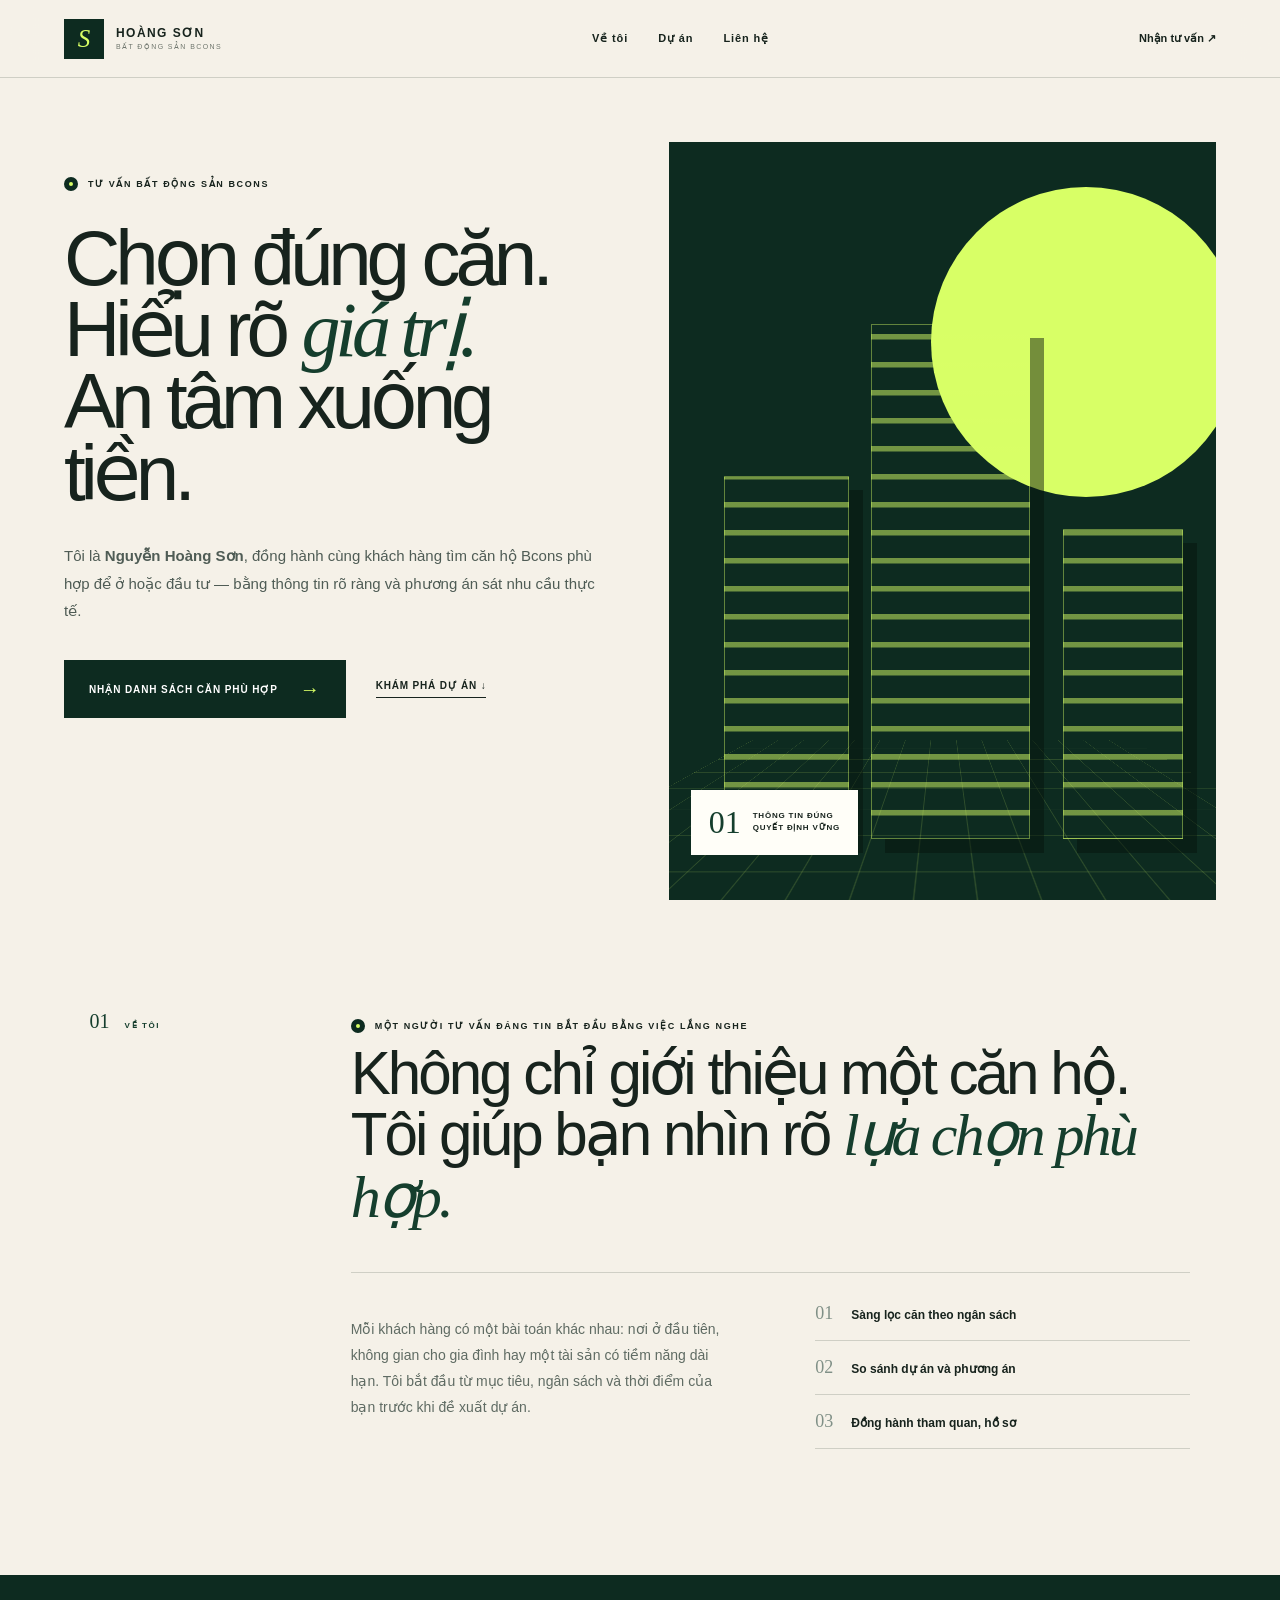
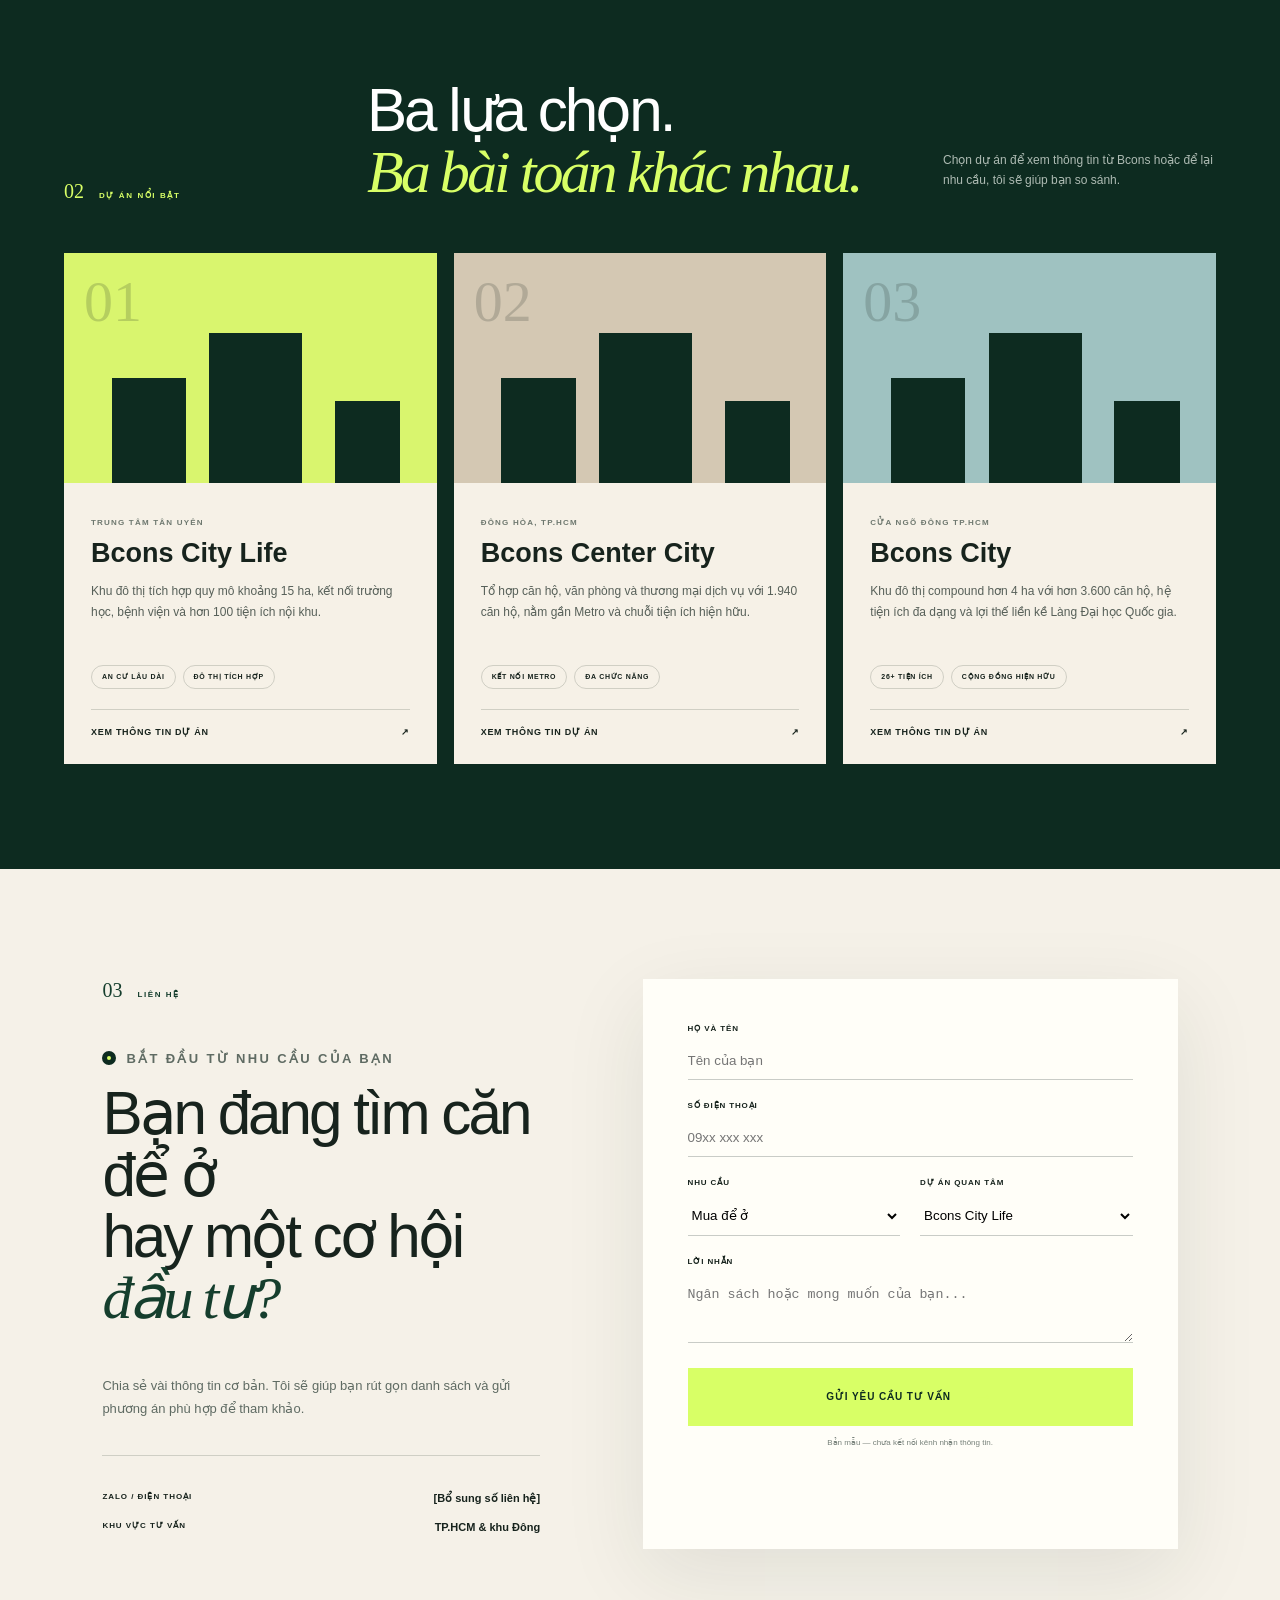
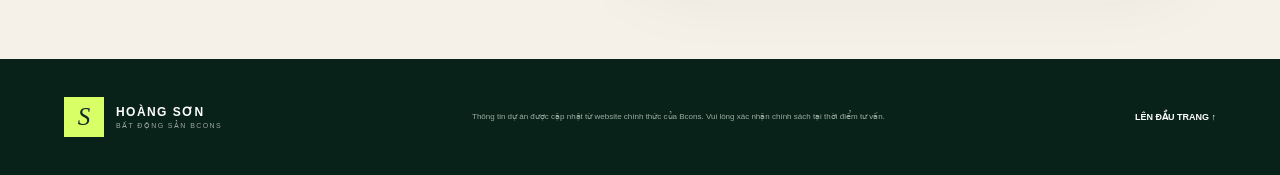
<file: index.html>
<!doctype html>
<html lang="vi">
<head>
<meta charset="utf-8">
<meta name="viewport" content="width=device-width,initial-scale=1">
<meta name="description" content="Nguyễn Hoàng Sơn tư vấn bất động sản Bcons tại TP.HCM và khu Đông.">
<title>Nguyễn Hoàng Sơn | Tư vấn bất động sản Bcons</title>
<style>
:root{--ink:#17231d;--forest:#0d2b20;--lime:#d8ff66;--paper:#f5f1e8;--white:#fffef8;--muted:#5f6b63;--line:rgba(23,35,29,.17)}
*{box-sizing:border-box}html{scroll-behavior:smooth}body{margin:0;background:var(--paper);color:var(--ink);font-family:Arial,Helvetica,sans-serif}a{color:inherit;text-decoration:none}
header{height:78px;padding:0 5vw;display:flex;align-items:center;justify-content:space-between;border-bottom:1px solid var(--line);position:sticky;top:0;background:rgba(245,241,232,.93);backdrop-filter:blur(16px);z-index:20}
.brand{display:flex;align-items:center;gap:12px}.mark{width:40px;height:40px;display:grid;place-items:center;background:var(--forest);color:var(--lime);font:italic 25px Georgia}.brandtext{display:flex;flex-direction:column;gap:3px}.brandtext b{font-size:12px;letter-spacing:.12em}.brandtext small{font-size:7px;letter-spacing:.2em;opacity:.6}
nav{display:flex;gap:30px;font-size:11px;font-weight:700;letter-spacing:.08em}.topcta{font-size:11px;font-weight:800}
.hero{display:grid;grid-template-columns:1.05fr .95fr;min-height:calc(100vh - 78px);padding:5vw 5vw 0;overflow:hidden}.copy{padding:2vw 5vw 110px 0}.eyebrow{display:flex;align-items:center;gap:10px;font-size:9px;font-weight:800;letter-spacing:.18em;text-transform:uppercase}.eyebrow i{width:14px;height:14px;border:5px solid var(--forest);background:var(--lime);border-radius:50%}
h1{font-size:clamp(52px,6.1vw,92px);font-weight:500;letter-spacing:-.065em;line-height:.92;margin:32px 0}h1 em,h2 em{font-family:Georgia,serif;font-weight:400;color:#153e2d}.lead{max-width:600px;color:#4f5c55;font-size:15px;line-height:1.85}.actions{display:flex;align-items:center;gap:30px;margin-top:35px}.btn{display:inline-flex;align-items:center;justify-content:center;gap:22px;min-height:58px;padding:0 25px;border:0;background:var(--forest);color:#fff;font-size:10px;font-weight:800;letter-spacing:.09em;text-transform:uppercase;cursor:pointer}.btn span{color:var(--lime);font-size:20px}.textlink{border-bottom:1px solid;font-size:10px;font-weight:800;letter-spacing:.08em;padding-bottom:6px;text-transform:uppercase}
.visual{background:var(--forest);min-height:610px;position:relative;overflow:hidden}.sun{position:absolute;width:310px;height:310px;border-radius:50%;background:var(--lime);right:-25px;top:45px}.grid{position:absolute;left:-10%;bottom:-20%;width:120%;height:62%;background-image:linear-gradient(rgba(216,255,102,.16) 1px,transparent 1px),linear-gradient(90deg,rgba(216,255,102,.16) 1px,transparent 1px);background-size:44px 44px;transform:perspective(260px) rotateX(55deg)}
.tower{position:absolute;bottom:8%;background:linear-gradient(130deg,#315b47,#102e22 65%);border:1px solid rgba(216,255,102,.42);box-shadow:14px 14px rgba(7,19,14,.48);background-image:repeating-linear-gradient(0deg,transparent 0 22px,rgba(216,255,102,.5) 23px 28px)}.t1{height:48%;width:23%;left:10%}.t2{height:68%;width:29%;left:37%}.t3{height:41%;width:22%;right:6%}.badge{position:absolute;left:4%;bottom:6%;background:var(--white);padding:14px 18px;display:flex;align-items:center;gap:12px}.badge b{font:32px Georgia;color:#153e2d}.badge span{font-size:8px;font-weight:800;letter-spacing:.1em;line-height:1.5}
section{scroll-margin-top:78px}.about{padding:110px 7vw;display:grid;grid-template-columns:1fr 4fr;gap:4vw}.label{font:20px Georgia;color:#153e2d}.label small{font:800 8px Arial;letter-spacing:.2em;margin-left:10px}.about h2,.projects h2,.contact h2{font-size:clamp(39px,4.7vw,70px);font-weight:500;letter-spacing:-.05em;line-height:1.02;margin:10px 0 45px}.aboutgrid{border-top:1px solid var(--line);padding-top:30px;display:grid;grid-template-columns:1fr 1fr;gap:7vw}.aboutgrid p{color:var(--muted);font-size:14px;line-height:1.85}.services{display:flex;flex-direction:column}.services span{padding:0 0 16px;margin-bottom:16px;border-bottom:1px solid var(--line);font-size:12px;font-weight:700}.services b{font:18px Georgia;color:#809087;margin-right:18px}
.projects{background:var(--forest);color:#fff;padding:105px 5vw}.projectshead{display:grid;grid-template-columns:1fr 2fr 1fr;align-items:end;gap:30px;margin-bottom:50px}.projectshead h2{margin:0}.projectshead h2 em{color:var(--lime)}.projectshead p{color:#aebbb3;font-size:12px;line-height:1.7}.cards{display:grid;grid-template-columns:repeat(3,1fr);gap:17px}.card{background:#f6f1e7;color:var(--ink)}.art{height:230px;position:relative;overflow:hidden}.card:nth-child(1) .art{background:#d9f56e}.card:nth-child(2) .art{background:#d4c8b3}.card:nth-child(3) .art{background:#9fc2c1}.blocks:before,.blocks:after,.blocks{content:"";position:absolute;bottom:0;background:var(--forest)}.blocks{height:65%;width:25%;left:39%}.blocks:before{height:70%;width:80%;left:-105%}.blocks:after{height:55%;width:70%;left:135%}.num{position:absolute;top:15px;left:20px;font:58px Georgia;opacity:.18}.cardbody{padding:27px}.place{font-size:8px;font-weight:800;letter-spacing:.15em;text-transform:uppercase;color:#6e786f}.card h3{font-size:27px;margin:11px 0}.cardbody>p:not(.place){font-size:12px;line-height:1.75;color:#576059;min-height:64px}.tags{display:flex;gap:7px;flex-wrap:wrap;margin:20px 0}.tags span{border:1px solid var(--line);border-radius:30px;padding:7px 10px;font-size:7px;font-weight:800;letter-spacing:.1em;text-transform:uppercase}.more{display:flex;justify-content:space-between;border-top:1px solid var(--line);padding-top:17px;font-size:9px;font-weight:800;letter-spacing:.08em;text-transform:uppercase}
.contact{padding:110px 8vw;display:grid;grid-template-columns:.9fr 1.1fr;gap:8vw}.contactintro>p{color:var(--muted);font-size:13px;line-height:1.8}.direct{border-top:1px solid var(--line);margin-top:35px;padding-top:20px}.direct p{display:flex;justify-content:space-between}.direct span{font-size:8px;font-weight:800;letter-spacing:.12em}.direct b{font-size:11px}.form{background:var(--white);padding:45px;box-shadow:0 25px 80px rgba(20,44,32,.09)}label{display:block;margin-bottom:21px}label span{display:block;font-size:8px;font-weight:800;letter-spacing:.11em;margin-bottom:9px;text-transform:uppercase}input,select,textarea{width:100%;border:0;border-bottom:1px solid #c9ccc7;background:transparent;padding:11px 0;outline:0;resize:vertical}.row{display:grid;grid-template-columns:1fr 1fr;gap:20px}.submit{width:100%;background:var(--lime);color:var(--forest)}.note{font-size:8px!important;text-align:center;margin-top:12px;color:#77817a}
footer{padding:38px 5vw;background:#092219;color:#fff;display:flex;align-items:center;justify-content:space-between;gap:30px}footer p{max-width:570px;text-align:center;color:#9aaba1;font-size:8px;line-height:1.6}.mobile{display:none}
@media(max-width:900px){nav{display:none}.hero{grid-template-columns:1fr}.copy{padding-bottom:60px}.projectshead{grid-template-columns:1fr}.cards{grid-template-columns:1fr}.card{display:grid;grid-template-columns:.8fr 1.2fr}.contact{grid-template-columns:1fr}.about{grid-template-columns:1fr}}
@media(max-width:620px){header{padding:0 18px;height:70px}.topcta{display:none}.hero{padding:50px 18px 0}h1{font-size:51px}.actions{align-items:flex-start;flex-direction:column}.btn{width:100%}.visual{margin:0 -18px;min-height:420px}.sun{width:220px;height:220px}.about,.projects,.contact{padding:75px 20px}.aboutgrid,.row{grid-template-columns:1fr}.card{display:block}.art{height:210px}.form{padding:28px 21px}footer{flex-direction:column;padding-bottom:90px}.mobile{display:flex;position:fixed;left:16px;right:16px;bottom:12px;padding:16px 20px;background:var(--lime);color:var(--forest);font-size:10px;font-weight:900;letter-spacing:.08em;text-transform:uppercase;justify-content:space-between;z-index:30;box-shadow:0 8px 30px rgba(0,0,0,.25)}}
</style>
</head>
<body>
<header>
<a class="brand" href="#top"><span class="mark">S</span><span class="brandtext"><b>HOÀNG SƠN</b><small>BẤT ĐỘNG SẢN BCONS</small></span></a>
<nav><a href="#about">Về tôi</a><a href="#projects">Dự án</a><a href="#contact">Liên hệ</a></nav>
<a class="topcta" href="#contact">Nhận tư vấn ↗</a>
</header>
<main>
<section class="hero" id="top">
<div class="copy"><p class="eyebrow"><i></i>Tư vấn bất động sản Bcons</p><h1>Chọn đúng căn.<br>Hiểu rõ <em>giá trị.</em><br>An tâm xuống tiền.</h1><p class="lead">Tôi là <b>Nguyễn Hoàng Sơn</b>, đồng hành cùng khách hàng tìm căn hộ Bcons phù hợp để ở hoặc đầu tư — bằng thông tin rõ ràng và phương án sát nhu cầu thực tế.</p><div class="actions"><a class="btn" href="#contact">Nhận danh sách căn phù hợp <span>→</span></a><a class="textlink" href="#projects">Khám phá dự án ↓</a></div></div>
<div class="visual"><div class="sun"></div><div class="grid"></div><div class="tower t1"></div><div class="tower t2"></div><div class="tower t3"></div><div class="badge"><b>01</b><span>THÔNG TIN ĐÚNG<br>QUYẾT ĐỊNH VỮNG</span></div></div>
</section>
<section class="about" id="about"><div class="label">01 <small>VỀ TÔI</small></div><div><p class="eyebrow"><i></i>Một người tư vấn đáng tin bắt đầu bằng việc lắng nghe</p><h2>Không chỉ giới thiệu một căn hộ.<br>Tôi giúp bạn nhìn rõ <em>lựa chọn phù hợp.</em></h2><div class="aboutgrid"><p>Mỗi khách hàng có một bài toán khác nhau: nơi ở đầu tiên, không gian cho gia đình hay một tài sản có tiềm năng dài hạn. Tôi bắt đầu từ mục tiêu, ngân sách và thời điểm của bạn trước khi đề xuất dự án.</p><div class="services"><span><b>01</b>Sàng lọc căn theo ngân sách</span><span><b>02</b>So sánh dự án và phương án</span><span><b>03</b>Đồng hành tham quan, hồ sơ</span></div></div></div></section>
<section class="projects" id="projects"><div class="projectshead"><div class="label" style="color:var(--lime)">02 <small>DỰ ÁN NỔI BẬT</small></div><h2>Ba lựa chọn.<br><em>Ba bài toán khác nhau.</em></h2><p>Chọn dự án để xem thông tin từ Bcons hoặc để lại nhu cầu, tôi sẽ giúp bạn so sánh.</p></div>
<div class="cards">
<article class="card"><div class="art"><span class="num">01</span><i class="blocks"></i></div><div class="cardbody"><p class="place">Trung tâm Tân Uyên</p><h3>Bcons City Life</h3><p>Khu đô thị tích hợp quy mô khoảng 15 ha, kết nối trường học, bệnh viện và hơn 100 tiện ích nội khu.</p><div class="tags"><span>An cư lâu dài</span><span>Đô thị tích hợp</span></div><a class="more" target="_blank" rel="noreferrer" href="https://bcons.com.vn/tap-doan-bcons-khai-truong-nha-mau-bcons-city-life-mo-ra-hanh-trinh-moi-tai-phuong-tan-uyen/">Xem thông tin dự án <b>↗</b></a></div></article>
<article class="card"><div class="art"><span class="num">02</span><i class="blocks"></i></div><div class="cardbody"><p class="place">Đông Hòa, TP.HCM</p><h3>Bcons Center City</h3><p>Tổ hợp căn hộ, văn phòng và thương mại dịch vụ với 1.940 căn hộ, nằm gần Metro và chuỗi tiện ích hiện hữu.</p><div class="tags"><span>Kết nối Metro</span><span>Đa chức năng</span></div><a class="more" target="_blank" rel="noreferrer" href="https://bcons.com.vn/le-kick-off-bcons-center-city-bieu-tuong-trung-tam-vuon-tam-thinh-vuong/">Xem thông tin dự án <b>↗</b></a></div></article>
<article class="card"><div class="art"><span class="num">03</span><i class="blocks"></i></div><div class="cardbody"><p class="place">Cửa ngõ Đông TP.HCM</p><h3>Bcons City</h3><p>Khu đô thị compound hơn 4 ha với hơn 3.600 căn hộ, hệ tiện ích đa dạng và lợi thế liền kề Làng Đại học Quốc gia.</p><div class="tags"><span>26+ tiện ích</span><span>Cộng đồng hiện hữu</span></div><a class="more" target="_blank" rel="noreferrer" href="https://bcons.com.vn/bcons-city-khu-do-thi-compound-hien-dai-tien-ich-cao-cap-ngay-lang-dai-hoc-quoc-gia-tphcm/">Xem thông tin dự án <b>↗</b></a></div></article>
</div></section>
<section class="contact" id="contact"><div class="contactintro"><div class="label">03 <small>LIÊN HỆ</small></div><p class="eyebrow" style="margin-top:45px"><i></i>Bắt đầu từ nhu cầu của bạn</p><h2>Bạn đang tìm căn để ở<br>hay một cơ hội <em>đầu tư?</em></h2><p>Chia sẻ vài thông tin cơ bản. Tôi sẽ giúp bạn rút gọn danh sách và gửi phương án phù hợp để tham khảo.</p><div class="direct"><p><span>ZALO / ĐIỆN THOẠI</span><b>[Bổ sung số liên hệ]</b></p><p><span>KHU VỰC TƯ VẤN</span><b>TP.HCM & khu Đông</b></p></div></div>
<form class="form" id="leadForm"><label><span>Họ và tên</span><input required name="name" placeholder="Tên của bạn"></label><label><span>Số điện thoại</span><input required name="phone" type="tel" placeholder="09xx xxx xxx"></label><div class="row"><label><span>Nhu cầu</span><select name="need"><option>Mua để ở</option><option>Đầu tư</option><option>Tìm hiểu thị trường</option></select></label><label><span>Dự án quan tâm</span><select name="project"><option>Bcons City Life</option><option>Bcons Center City</option><option>Bcons City</option><option>Chưa xác định</option></select></label></div><label><span>Lời nhắn</span><textarea name="message" rows="3" placeholder="Ngân sách hoặc mong muốn của bạn..."></textarea></label><button class="btn submit" type="submit">Gửi yêu cầu tư vấn <span>→</span></button><p class="note" id="status">Bản mẫu — chưa kết nối kênh nhận thông tin.</p></form></section>
</main>
<footer><a class="brand" href="#top"><span class="mark" style="background:var(--lime);color:var(--forest)">S</span><span class="brandtext"><b>HOÀNG SƠN</b><small>BẤT ĐỘNG SẢN BCONS</small></span></a><p>Thông tin dự án được cập nhật từ website chính thức của Bcons. Vui lòng xác nhận chính sách tại thời điểm tư vấn.</p><a href="#top" style="font-size:9px;font-weight:800">LÊN ĐẦU TRANG ↑</a></footer>
<a class="mobile" href="#contact">Nhận tư vấn <span>→</span></a>
<script>
document.getElementById('leadForm').addEventListener('submit',function(e){e.preventDefault();document.getElementById('status').textContent='Đã ghi nhận bản nháp. Hãy bổ sung số Zalo hoặc email của Sơn để nhận yêu cầu thực tế.';});
</script>
</body>
</html>
</file>
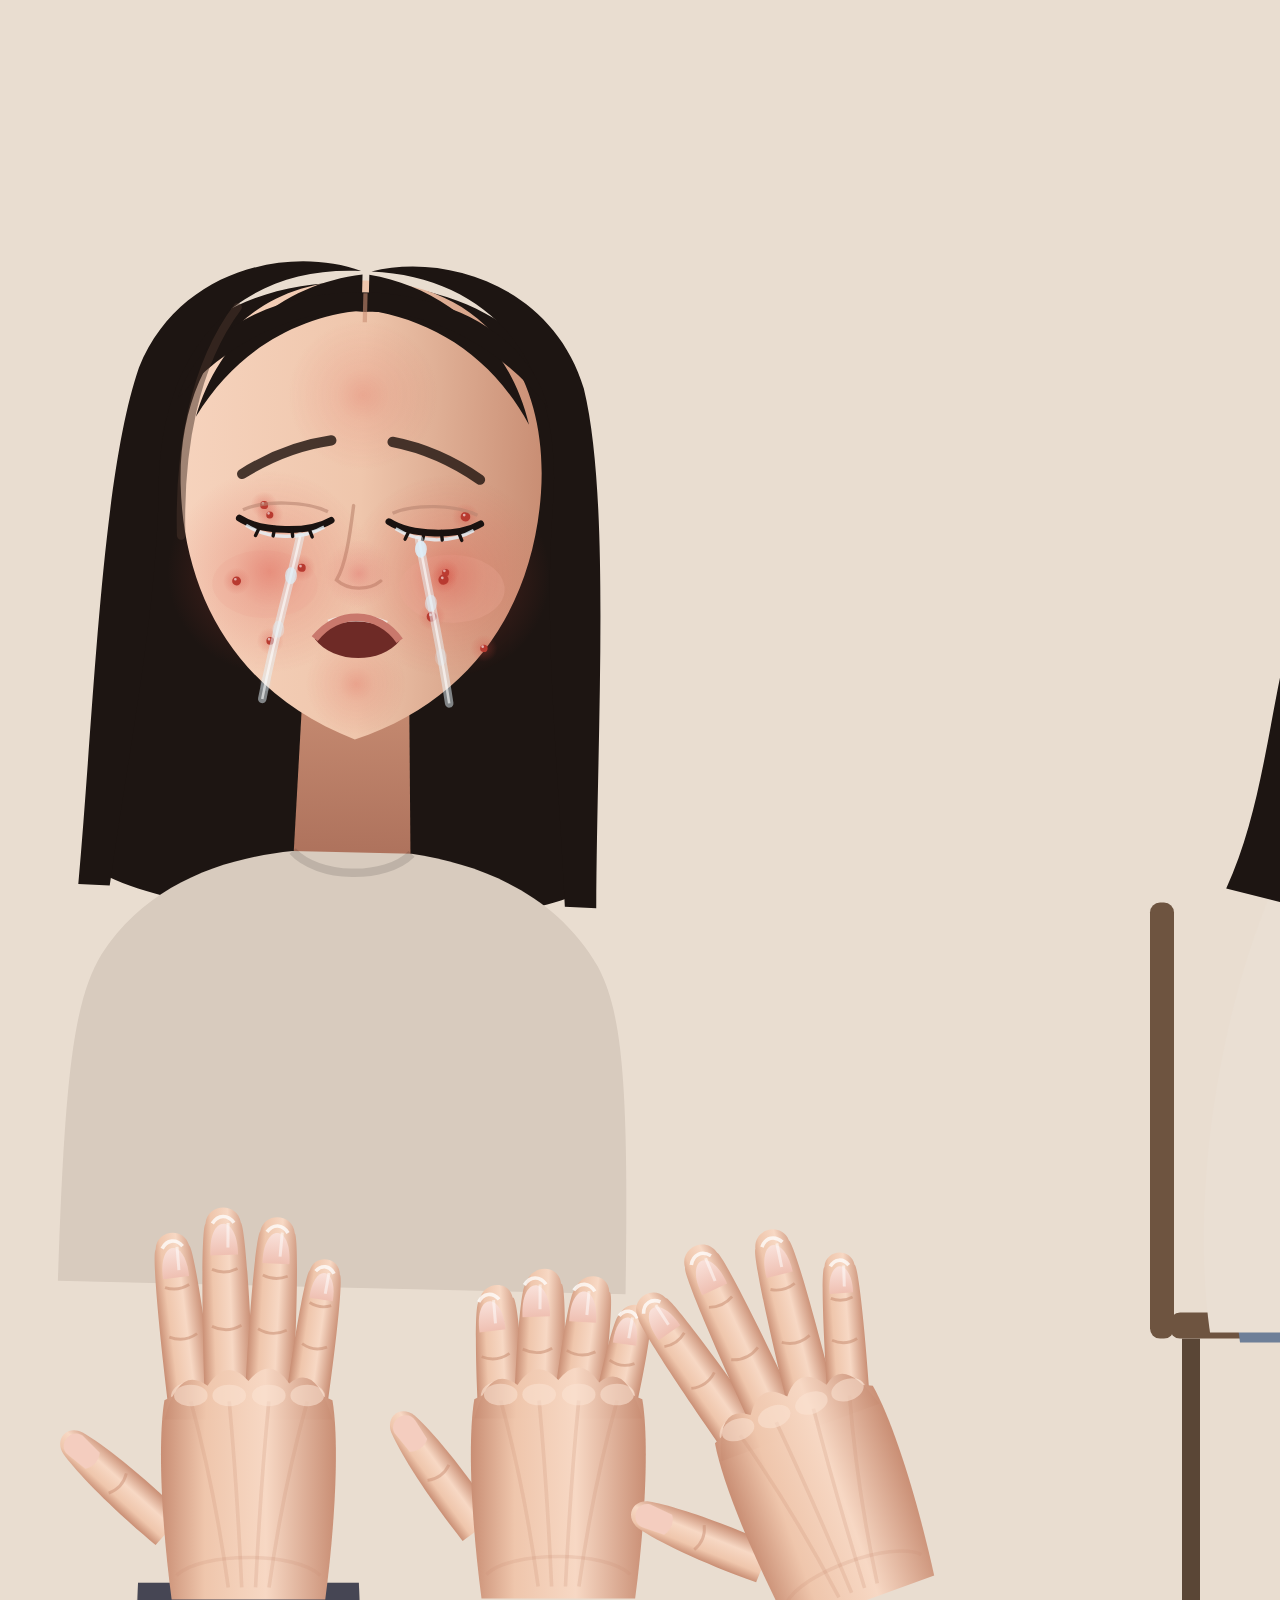
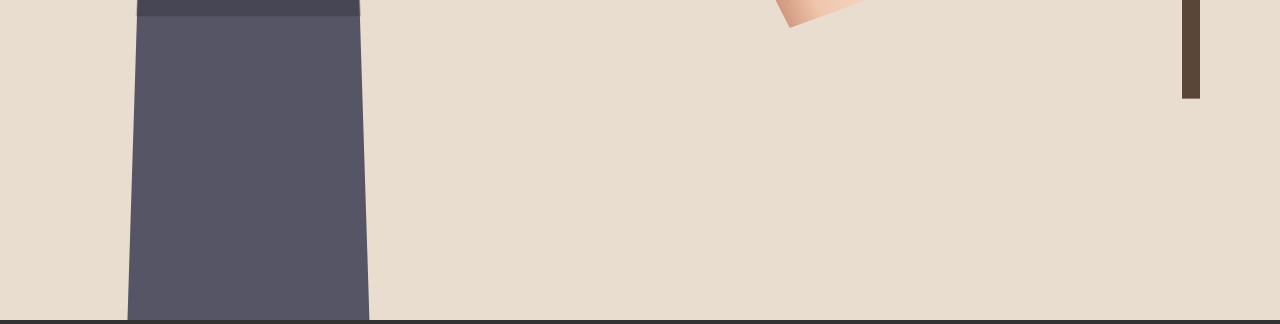
<file: storyboard/spa-nha-thor/broll/kit2.html>
<!doctype html><html><head><meta charset="utf-8"><link href="../src/fonts.css" rel="stylesheet"><style>body{margin:0;background:#333}</style></head><body>
<div id="s"></div><script src="cine.js"></script><script>
resetDefs(); NOW=1.3;
const c = `<rect width="2160" height="1920" fill="#E9DDD0"/>${faceFront(360,520,.85,{expr:'cry',acne:10,red:.8})}
 ${handDetail(250,1600,0,1.2,{sleeve:'#556'})}${handDetail(560,1600,0,1.2,{curl:.6})}${handDetail(860,1600,-20,1.2,{spread:1})}
 ${sitSide(1300,1300,1,{})}${sitSide(1900,1300,.8,{head:'up',desk:false})}`;
document.getElementById('s').innerHTML=`<svg width="2160" height="1920" viewBox="0 0 2160 1920"><defs>${DEFS.join('')}</defs>${c}</svg>`;
</script></body></html>
</file>
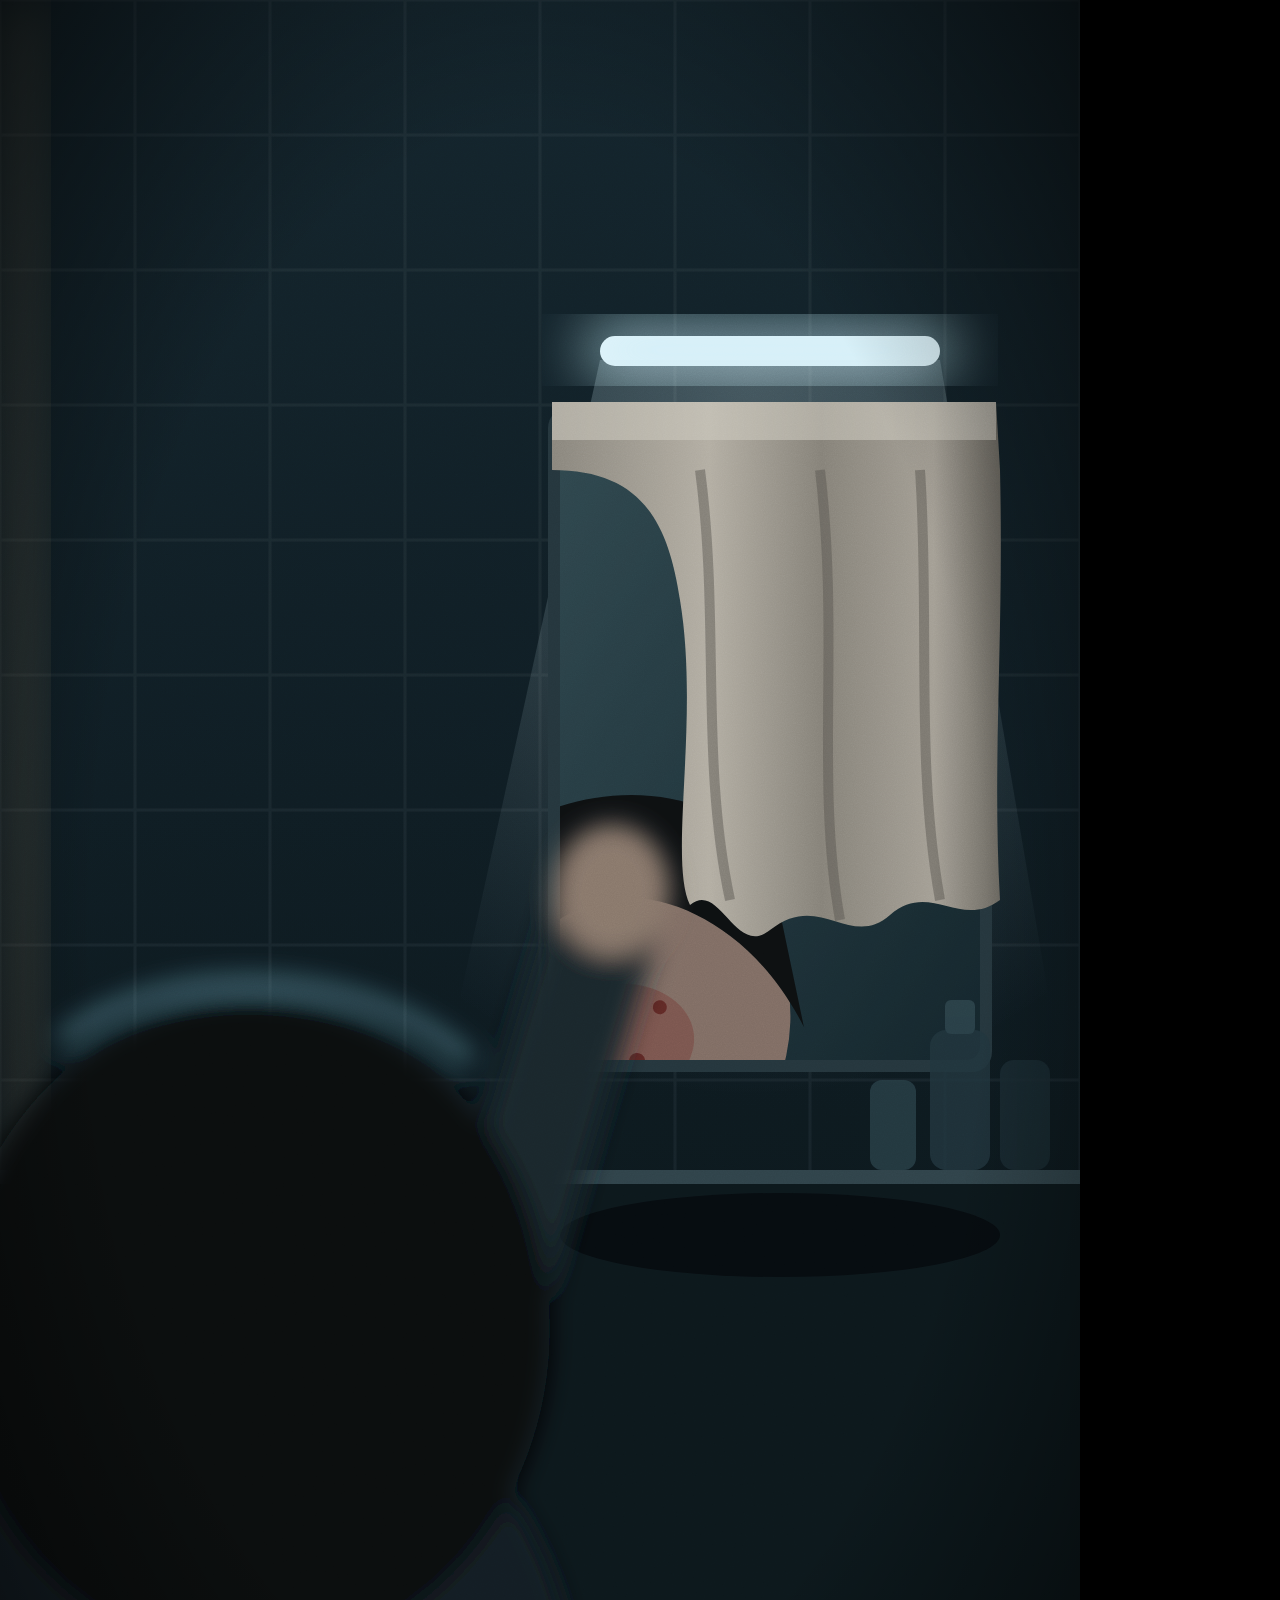
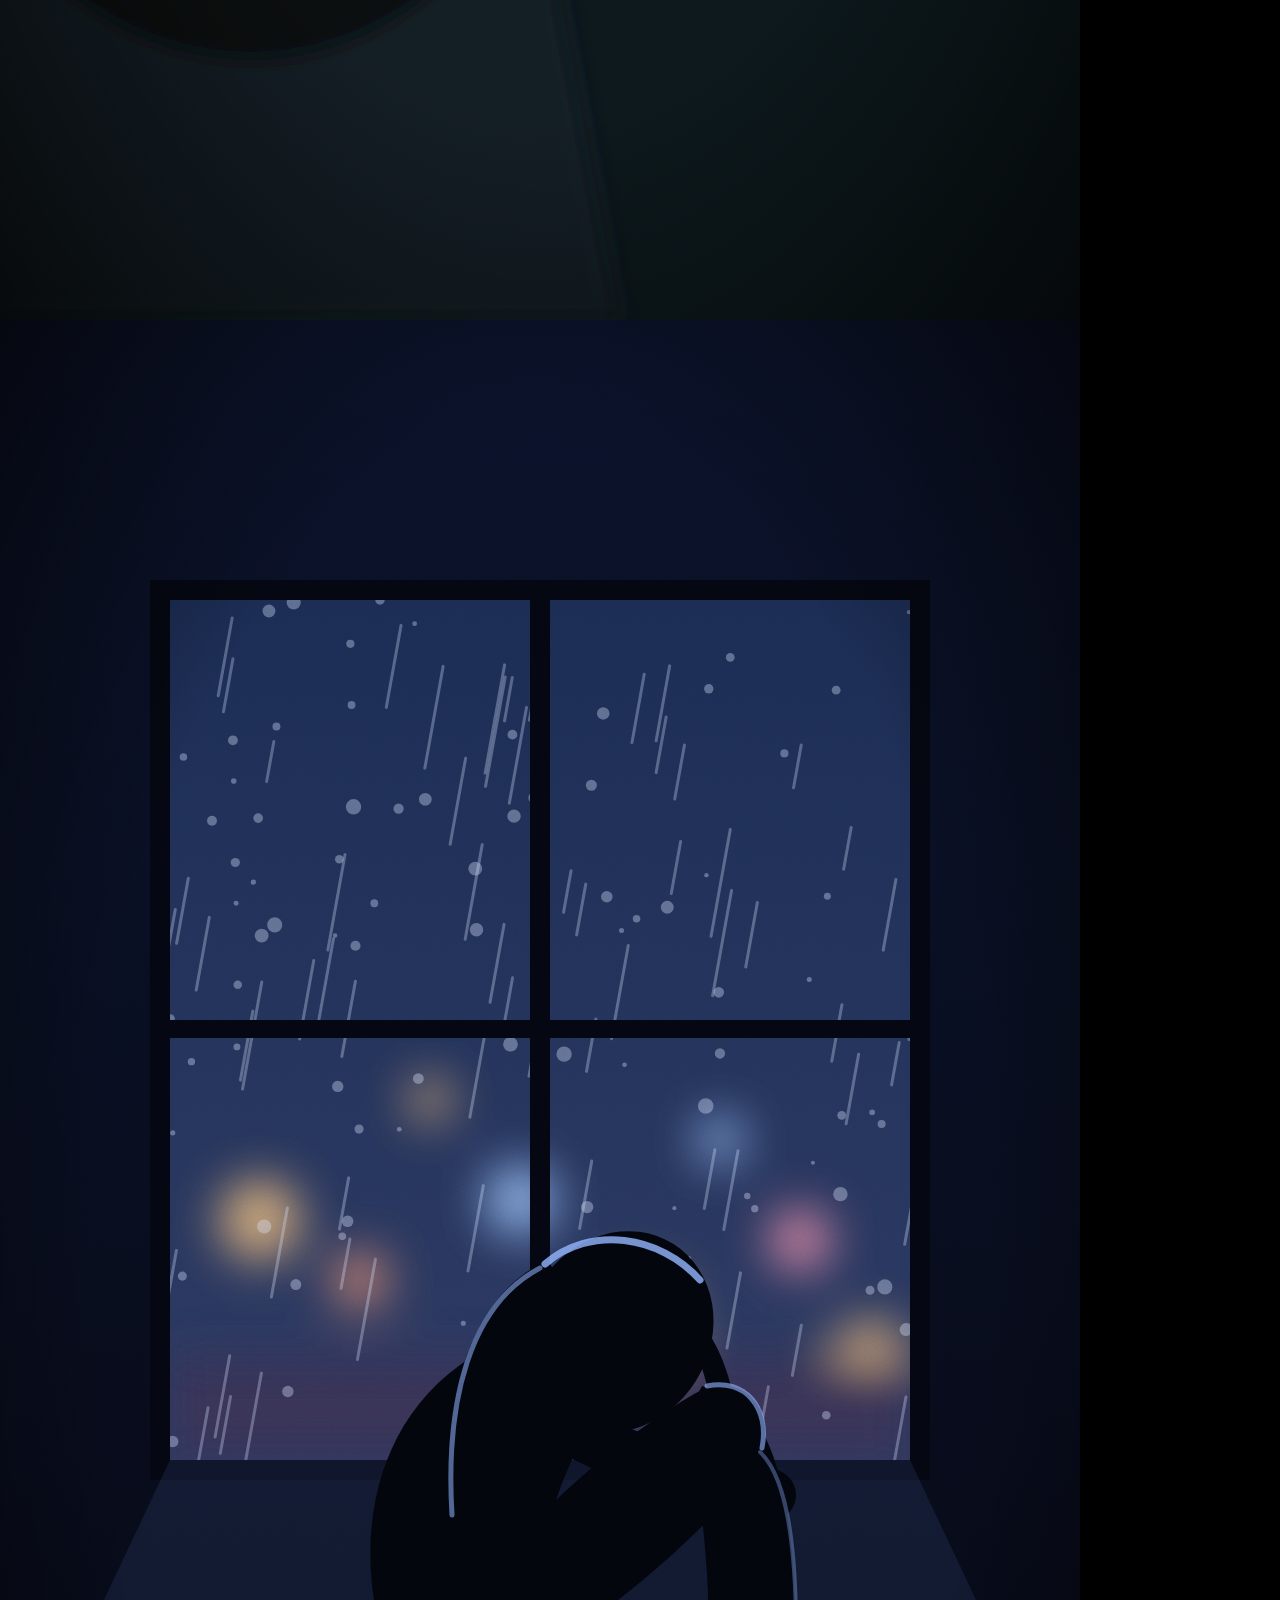
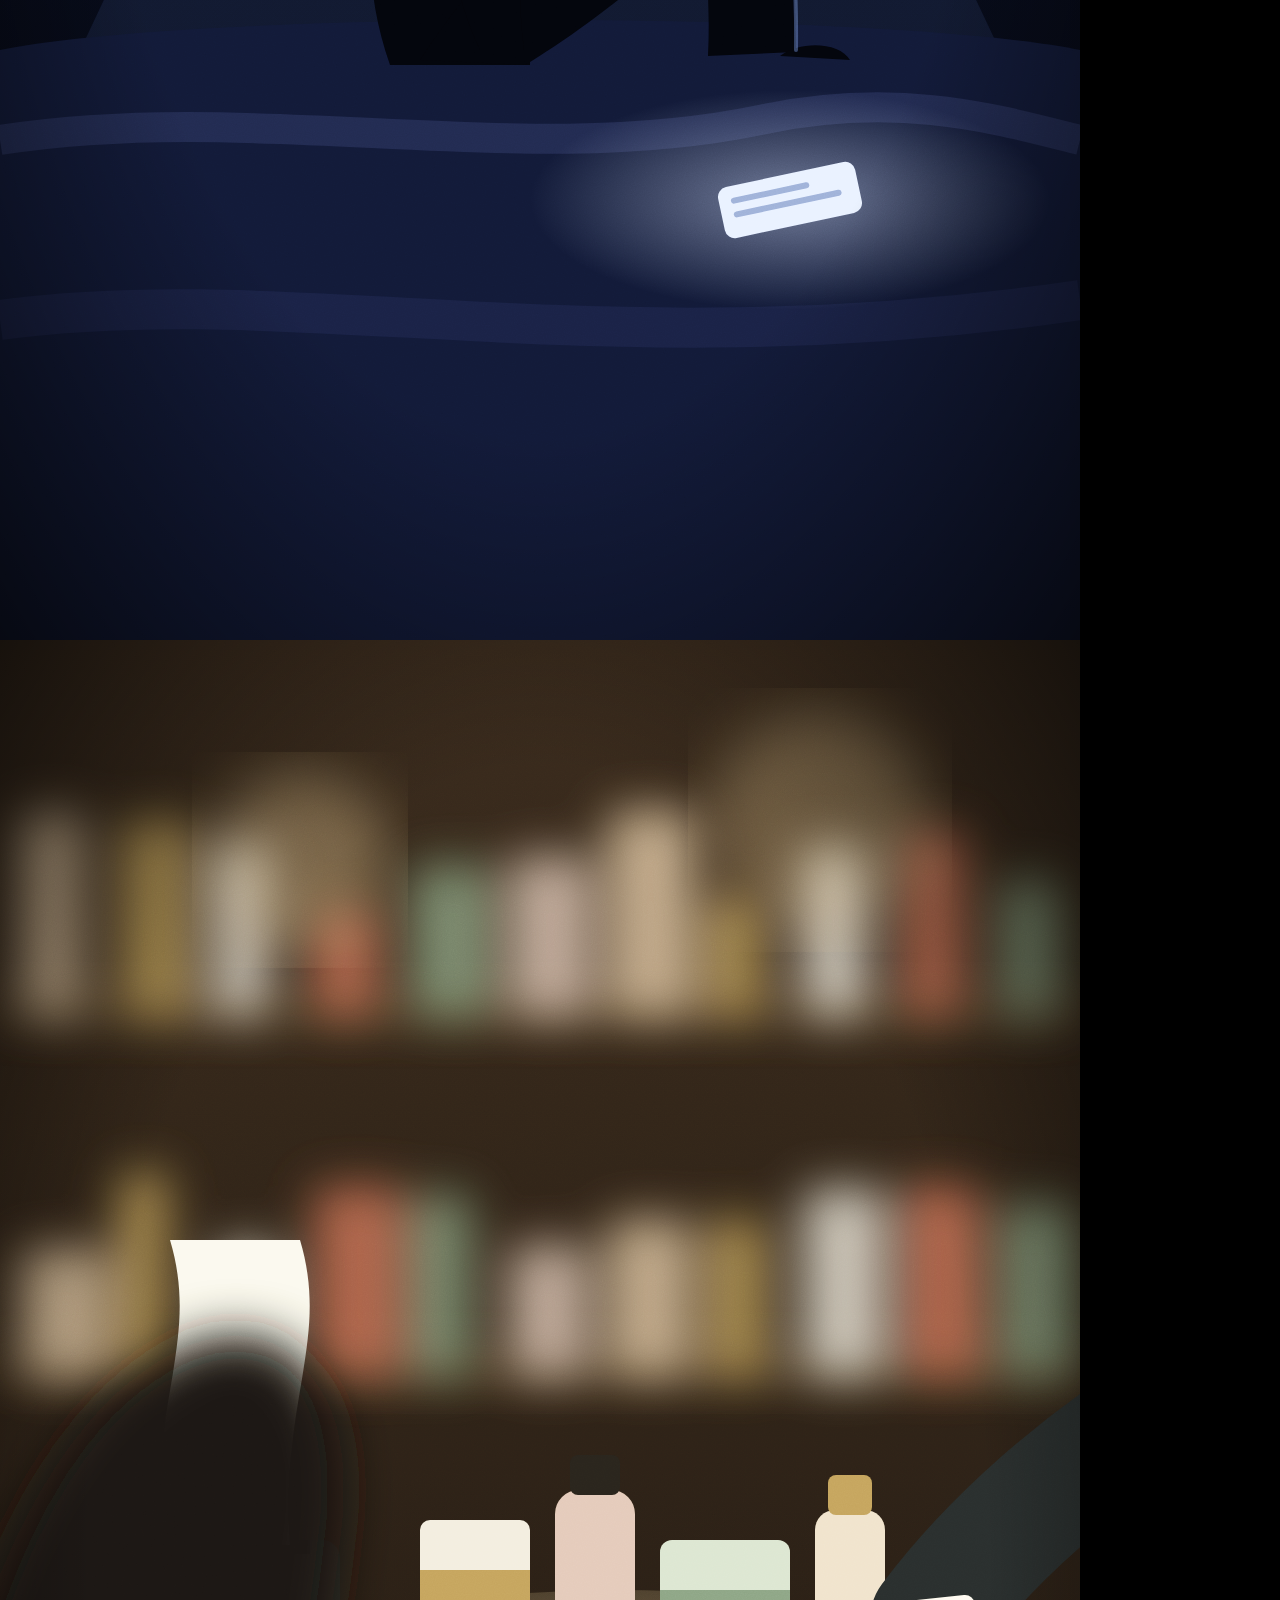
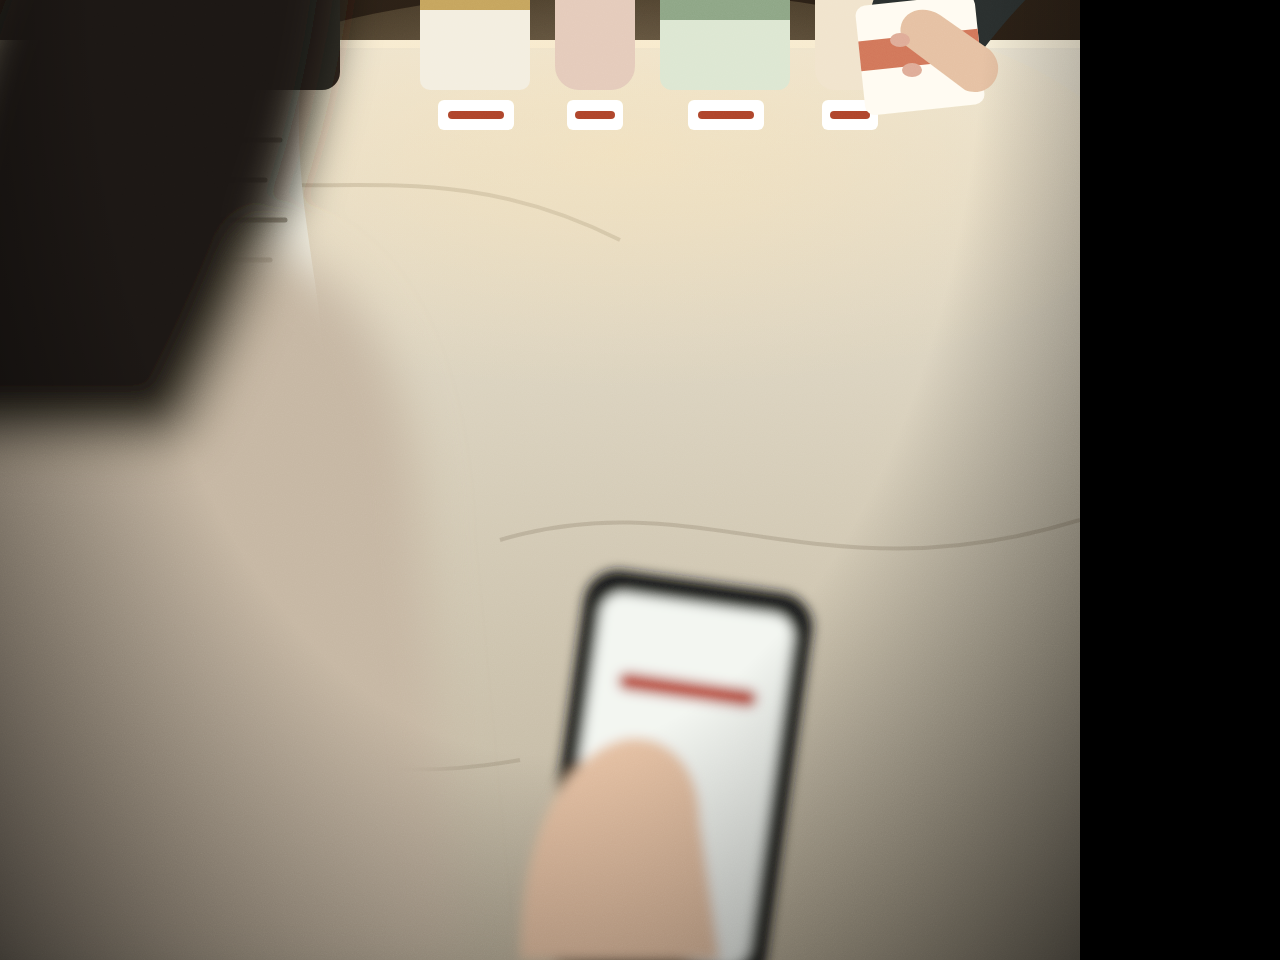
<file: storyboard/spa-nha-thor/src/broll.html>
<!doctype html>
<html lang="vi"><head><meta charset="utf-8"><title>B-roll điện ảnh — khung mẫu</title>
<style>
*{margin:0;box-sizing:border-box}
body{background:#000}
.frame{position:relative;width:1080px;height:1920px;overflow:hidden}
.frame svg{position:absolute;inset:0}
</style></head><body>
<!-- Lớp hậu kỳ dùng chung: hạt phim, viền tối, nhoè tiền cảnh -->
<svg width="0" height="0" style="position:absolute">
  <defs>
    <filter id="grain" x="0" y="0" width="100%" height="100%">
      <feTurbulence type="fractalNoise" baseFrequency=".9" numOctaves="2" seed="4" result="n"/>
      <feColorMatrix in="n" type="saturate" values="0"/>
    </filter>
    <filter id="dof6"><feGaussianBlur stdDeviation="6"/></filter>
    <filter id="dof12"><feGaussianBlur stdDeviation="12"/></filter>
    <filter id="dof24"><feGaussianBlur stdDeviation="24"/></filter>
    <filter id="glow"><feGaussianBlur stdDeviation="30"/></filter>
    <radialGradient id="vig" cx="50%" cy="48%" r="75%">
      <stop offset="55%" stop-color="#000" stop-opacity="0"/><stop offset="100%" stop-color="#000" stop-opacity=".75"/>
    </radialGradient>
  </defs>
</svg>

<!-- A · "không còn dám soi gương" — phòng tắm tối, khăn phủ gương -->
<div class="frame" id="A"><svg viewBox="0 0 1080 1920" width="1080" height="1920">
  <defs>
    <linearGradient id="aBg" x1="0" y1="0" x2="0" y2="1"><stop offset="0" stop-color="#16242B"/><stop offset="1" stop-color="#0A1115"/></linearGradient>
    <linearGradient id="aGlass" x1="0" y1="0" x2="1" y2="1"><stop offset="0" stop-color="#48626B"/><stop offset="1" stop-color="#1D2D34"/></linearGradient>
    <linearGradient id="aTowel" x1="0" y1="0" x2="1" y2="0"><stop offset="0" stop-color="#8E8578"/><stop offset=".35" stop-color="#B7AD9E"/><stop offset=".6" stop-color="#8A8174"/><stop offset=".85" stop-color="#A89E90"/><stop offset="1" stop-color="#6F675D"/></linearGradient>
    <radialGradient id="aCone" cx="50%" cy="0%" r="90%"><stop offset="0" stop-color="#CFE8F0" stop-opacity=".55"/><stop offset="1" stop-color="#CFE8F0" stop-opacity="0"/></radialGradient>
    <clipPath id="aMirror"><rect x="560" y="420" width="420" height="640" rx="14"/></clipPath>
    <pattern id="tiles" width="135" height="135" patternUnits="userSpaceOnUse"><rect width="135" height="135" fill="none" stroke="#fff" stroke-opacity=".045" stroke-width="3"/></pattern>
  </defs>
  <rect width="1080" height="1920" fill="url(#aBg)"/>
  <rect width="1080" height="1180" fill="url(#tiles)"/>
  <!-- khe cửa hắt ánh vàng -->
  <rect x="0" y="0" width="46" height="1920" fill="#E7B77A" opacity=".16" filter="url(#dof24)"/>
  <!-- đèn gương + chùm sáng lạnh -->
  <rect x="600" y="336" width="340" height="30" rx="15" fill="#E9F7FB"/>
  <rect x="580" y="320" width="380" height="60" rx="30" fill="#BFE6F2" opacity=".6" filter="url(#glow)"/>
  <path d="M600,360 L940,360 L1080,1180 L420,1180 Z" fill="url(#aCone)" opacity=".5"/>
  <!-- gương -->
  <rect x="548" y="408" width="444" height="664" rx="20" fill="#27353B"/>
  <rect x="560" y="420" width="420" height="640" rx="14" fill="url(#aGlass)"/>
  <!-- phản chiếu hé ra ở góc dưới: má đỏ, mụn -->
  <g clip-path="url(#aMirror)">
    <g transform="translate(640,1010) rotate(-8)">
      <ellipse cx="0" cy="0" rx="150" ry="170" fill="#C99A86"/>
      <ellipse cx="-30" cy="30" rx="80" ry="60" fill="#C2574A" opacity=".55"/>
      <circle cx="-50" cy="10" r="9" fill="#9E2F25"/><circle cx="-10" cy="50" r="8" fill="#9E2F25"/><circle cx="-80" cy="60" r="7" fill="#9E2F25"/><circle cx="20" cy="0" r="7" fill="#9E2F25"/>
      <path d="M-70,-60 q25,-12 50,2" stroke="#1A1210" stroke-width="10" fill="none" stroke-linecap="round"/>
      <path d="M-150,-120 C-160,-240 120,-260 150,-110 L160,40 C120,-80 20,-130 -40,-110 C-90,-100 -130,-60 -150,20 Z" fill="#120D0C"/>
    </g>
    <rect x="560" y="420" width="420" height="640" fill="#0B1418" opacity=".35"/>
  </g>
  <!-- khăn phủ gương -->
  <path d="M552,402 L996,402 L1000,470 C1004,640 992,760 1000,900 C960,930 930,880 890,915 C850,950 820,890 770,930 C735,958 720,880 690,905 C668,860 700,720 680,600 C668,520 640,470 552,470 Z" fill="url(#aTowel)"/>
  <path d="M700,470 C720,620 700,760 730,900 M820,470 C840,640 815,780 840,920 M920,470 C930,620 915,760 940,900" stroke="#5E574E" stroke-opacity=".5" stroke-width="10" fill="none"/>
  <path d="M552,402 L996,402 L996,440 L552,440 Z" fill="#CFC6B8" opacity=".6"/>
  <!-- bồn rửa + chai lọ -->
  <rect x="0" y="1170" width="1080" height="750" fill="#0E171B"/>
  <rect x="0" y="1170" width="1080" height="14" fill="#9CC3CF" opacity=".25"/>
  <ellipse cx="780" cy="1235" rx="220" ry="42" fill="#070C0F"/>
  <g opacity=".85">
    <rect x="930" y="1030" width="60" height="140" rx="16" fill="#23343B"/><rect x="945" y="1000" width="30" height="34" rx="6" fill="#2F434B"/>
    <rect x="1000" y="1060" width="50" height="110" rx="14" fill="#1C2A30"/>
    <rect x="870" y="1080" width="46" height="90" rx="12" fill="#2A3D44"/>
  </g>
  <!-- cô bé: tiền cảnh, quay lưng, tay níu khăn — nhoè vì lấy nét vào gương -->
  <g filter="url(#dof12)">
    <path d="M430,1560 C470,1360 540,1130 610,900" stroke="#1B252A" stroke-width="110" stroke-linecap="round" fill="none"/>
    <ellipse cx="612" cy="890" rx="58" ry="66" fill="#8F7666"/>
    <path d="M-120,1920 L-120,1560 C-60,1380 120,1330 300,1360 C420,1380 520,1470 560,1600 L620,1920 Z" fill="#161F24"/>
    <ellipse cx="250" cy="1330" rx="300" ry="330" fill="#07090B"/>
    <path d="M60,1040 C160,960 360,960 470,1060" stroke="#7FC4D6" stroke-opacity=".55" stroke-width="12" fill="none"/>
  </g>
  <rect width="1080" height="1920" fill="#1C4250" opacity=".12" style="mix-blend-mode:color"/>
  <rect width="1080" height="1920" fill="url(#vig)"/>
  <rect width="1080" height="1920" filter="url(#grain)" opacity=".11" style="mix-blend-mode:overlay"/>
</svg></div>

<!-- B · "rốt cuộc da mình đang bị gì?" — đêm mưa, ôm gối trên giường, ngược sáng -->
<div class="frame" id="B"><svg viewBox="0 0 1080 1920" width="1080" height="1920">
  <defs>
    <linearGradient id="bBg" x1="0" y1="0" x2="0" y2="1"><stop offset="0" stop-color="#0D1224"/><stop offset="1" stop-color="#05070E"/></linearGradient>
    <linearGradient id="bOut" x1="0" y1="0" x2="0" y2="1"><stop offset="0" stop-color="#1B2C4F"/><stop offset="1" stop-color="#2E3A5E"/></linearGradient>
    <radialGradient id="bPhone" cx="50%" cy="50%" r="50%"><stop offset="0" stop-color="#DDEBFF" stop-opacity=".75"/><stop offset="1" stop-color="#DDEBFF" stop-opacity="0"/></radialGradient>
    <clipPath id="bWin"><rect x="170" y="280" width="740" height="860"/></clipPath>
  </defs>
  <rect width="1080" height="1920" fill="url(#bBg)"/>
  <!-- cửa sổ: phố đêm nhoè, mưa -->
  <rect x="150" y="260" width="780" height="900" fill="#05070E"/>
  <rect x="170" y="280" width="740" height="860" fill="url(#bOut)"/>
  <g clip-path="url(#bWin)">
    <g filter="url(#dof24)" opacity=".9">
      <circle cx="260" cy="900" r="40" fill="#F2B866"/><circle cx="360" cy="960" r="28" fill="#E98C5E"/><circle cx="520" cy="880" r="34" fill="#9CC8FF"/>
      <circle cx="640" cy="1000" r="46" fill="#F2B866"/><circle cx="800" cy="920" r="30" fill="#FF8FA3"/><circle cx="720" cy="820" r="22" fill="#9CC8FF"/>
      <circle cx="430" cy="780" r="20" fill="#F2B866"/><circle cx="870" cy="1040" r="38" fill="#F2B866"/>
      <rect x="170" y="1040" width="740" height="100" fill="#3D3350"/>
    </g>
    <g id="rain" stroke="#DCE8FF" stroke-opacity=".3" stroke-width="3" stroke-linecap="round"></g>
    <g id="drops" fill="#DCE8FF" fill-opacity=".35"></g>
  </g>
  <rect x="530" y="260" width="20" height="900" fill="#05070E"/>
  <rect x="150" y="700" width="780" height="18" fill="#05070E"/>
  <!-- ánh trăng hắt lên chăn -->
  <path d="M170,1140 L910,1140 L1080,1500 L0,1500 Z" fill="#6E86C4" opacity=".12"/>
  <!-- giường -->
  <path d="M0,1330 C200,1290 880,1290 1080,1330 L1080,1920 L0,1920 Z" fill="#141A33"/>
  <path d="M0,1420 C260,1380 520,1450 760,1400 C900,1370 1000,1400 1080,1420" stroke="#232B4D" stroke-width="30" fill="none"/>
  <path d="M0,1600 C300,1560 600,1650 1080,1580" stroke="#1B2242" stroke-width="40" fill="none"/>
  <!-- cô bé ngồi nghiêng ôm gối, gục mặt lên đầu gối: bóng đen ngược sáng + viền sáng lạnh -->
  <g fill="#04050A">
    <path d="M390,1345 C350,1230 370,1110 460,1045 C520,1000 600,1005 625,1055 C570,1120 530,1220 530,1345 Z"/>
    <path d="M420,1340 C480,1245 600,1125 705,1068 C745,1055 775,1090 762,1132 C720,1205 600,1300 525,1345 Z"/>
    <path d="M702,1066 C765,1076 796,1150 796,1332 L708,1336 C712,1250 698,1150 684,1100 Z"/>
    <ellipse cx="618" cy="1012" rx="92" ry="104" transform="rotate(32 618 1012)"/>
    <path d="M548,940 C470,975 440,1080 448,1200 C452,1262 468,1305 480,1330 L524,1330 C512,1232 522,1100 590,1016 Z"/>
    <path d="M700,1000 C730,1040 740,1090 735,1130 L712,1125 C715,1085 705,1050 690,1020 Z"/>
    <path d="M520,1080 C600,1130 690,1165 770,1175" stroke="#04050A" stroke-width="52" stroke-linecap="round" fill="none"/>
    <path d="M780,1336 C800,1320 840,1322 850,1340 Z"/>
  </g>
  <g stroke="#8FB4FF" fill="none" stroke-linecap="round">
    <path d="M545,944 C590,905 660,915 700,960" stroke-opacity=".8" stroke-width="7"/>
    <path d="M540,948 C470,985 445,1080 452,1195" stroke-opacity=".55" stroke-width="5"/>
    <path d="M707,1066 C745,1058 770,1088 762,1128" stroke-opacity=".6" stroke-width="5"/>
    <path d="M760,1132 C790,1160 797,1240 796,1330" stroke-opacity=".35" stroke-width="4"/>
  </g>
  <!-- điện thoại úp sáng trên chăn -->
  <ellipse cx="790" cy="1480" rx="260" ry="110" fill="url(#bPhone)" opacity=".6"/>
  <g transform="translate(790,1480) rotate(-12)"><rect x="-70" y="-26" width="140" height="52" rx="10" fill="#EAF2FF"/><rect x="-58" y="-14" width="80" height="6" rx="3" fill="#9FB3D6"/><rect x="-58" y="0" width="110" height="6" rx="3" fill="#9FB3D6"/></g>
  <rect width="1080" height="1920" fill="#2A3A78" opacity=".15" style="mix-blend-mode:color"/>
  <rect width="1080" height="1920" fill="url(#vig)"/>
  <rect width="1080" height="1920" filter="url(#grain)" opacity=".12" style="mix-blend-mode:overlay"/>
</svg></div>

<!-- C · "một liệu trình… thêm sản phẩm…" — qua vai, quầy spa, hoá đơn dài -->
<div class="frame" id="C"><svg viewBox="0 0 1080 1920" width="1080" height="1920">
  <defs>
    <linearGradient id="cBg" x1="0" y1="0" x2="0" y2="1"><stop offset="0" stop-color="#3B2A20"/><stop offset="1" stop-color="#1E1510"/></linearGradient>
    <linearGradient id="cTop" x1="0" y1="0" x2="0" y2="1"><stop offset="0" stop-color="#EDE4D7"/><stop offset="1" stop-color="#BFB2A0"/></linearGradient>
    <radialGradient id="cSpot" cx="50%" cy="40%" r="60%"><stop offset="0" stop-color="#FFE3B5" stop-opacity=".5"/><stop offset="1" stop-color="#FFE3B5" stop-opacity="0"/></radialGradient>
  </defs>
  <rect width="1080" height="1920" fill="url(#cBg)"/>
  <!-- kệ sản phẩm phía sau: bokeh -->
  <g filter="url(#dof24)" opacity=".85">
    <rect x="0" y="360" width="1080" height="16" fill="#8A6A4A"/><rect x="0" y="720" width="1080" height="16" fill="#8A6A4A"/>
  </g>
  <g id="shelf" filter="url(#dof24)" opacity=".8"></g>
  <circle cx="300" cy="220" r="90" fill="#FFD9A0" opacity=".35" filter="url(#glow)"/><circle cx="820" cy="180" r="110" fill="#FFD9A0" opacity=".3" filter="url(#glow)"/>
  <!-- mặt quầy đá -->
  <path d="M-80,1000 L1160,1000 L1160,1920 L-80,1920 Z" fill="url(#cTop)"/>
  <path d="M100,1120 C300,1180 420,1100 620,1200 M500,1500 C700,1440 820,1560 1080,1480 M0,1700 C200,1660 300,1760 520,1720" stroke="#A89A88" stroke-opacity=".5" stroke-width="4" fill="none"/>
  <rect x="-80" y="1000" width="1240" height="8" fill="#FFF3E0" opacity=".6"/>
  <ellipse cx="620" cy="1150" rx="520" ry="200" fill="url(#cSpot)"/>
  <!-- sản phẩm xếp hàng, càng lúc càng nhiều -->
  <g>
    <rect x="420" y="880" width="110" height="170" rx="10" fill="#F4EDE4"/><rect x="420" y="930" width="110" height="40" fill="#C9A45C"/>
    <rect x="555" y="850" width="80" height="200" rx="24" fill="#E7C9BE"/><rect x="570" y="815" width="50" height="40" rx="8" fill="#2B2420"/>
    <rect x="660" y="900" width="130" height="150" rx="12" fill="#DDE6D6"/><rect x="660" y="950" width="130" height="30" fill="#8DA68A"/>
    <rect x="815" y="870" width="70" height="180" rx="20" fill="#F2E3D0"/><rect x="828" y="835" width="44" height="40" rx="8" fill="#C9A45C"/>
    <!-- thẻ giá -->
    <g fill="#FFFFFF"><rect x="438" y="1060" width="76" height="30" rx="6"/><rect x="567" y="1060" width="56" height="30" rx="6"/><rect x="688" y="1060" width="76" height="30" rx="6"/><rect x="822" y="1060" width="56" height="30" rx="6"/></g>
    <g fill="#B8412C"><rect x="448" y="1071" width="56" height="8" rx="4"/><rect x="575" y="1071" width="40" height="8" rx="4"/><rect x="698" y="1071" width="56" height="8" rx="4"/><rect x="830" y="1071" width="40" height="8" rx="4"/></g>
  </g>
  <!-- tay nhân viên đẩy thêm một hộp -->
  <path d="M1180,760 C1080,820 990,900 930,980" stroke="#2A2E33" stroke-width="120" stroke-linecap="round" fill="none"/>
  <rect x="860" y="960" width="120" height="110" rx="10" fill="#FFFAF3" transform="rotate(-6 920 1015)"/>
  <rect x="860" y="995" width="120" height="30" fill="#D9735A" transform="rotate(-6 920 1015)"/>
  <path d="M905,1005 C890,980 915,960 940,975 L990,1010 C1010,1030 990,1060 965,1050 Z" fill="#E9BFA5"/>
  <g fill="#E3A99A"><ellipse cx="900" cy="1000" rx="10" ry="7"/><ellipse cx="912" cy="1030" rx="10" ry="7"/></g>
  <!-- máy in hoá đơn: tờ hoá đơn dài cuộn xuống mép quầy -->
  <rect x="120" y="900" width="220" height="150" rx="18" fill="#2B2724"/><rect x="150" y="900" width="160" height="14" fill="#111"/>
  <path d="M160,905 C150,760 200,700 170,600 L300,600 C330,700 280,760 290,905 Z" fill="#FBF8F2"/>
  <path d="M175,1050 C170,1200 230,1300 190,1460 C170,1560 210,1640 200,1760 L320,1760 C330,1640 290,1560 310,1460 C350,1300 290,1200 300,1050 Z" fill="#F5F1E9"/>
  <g stroke="#9C948A" stroke-width="5" stroke-linecap="round">
    <path d="M200,1100 H280 M205,1140 H265 M200,1180 H285 M210,1220 H270 M205,1300 H290 M215,1340 H275 M210,1420 H290 M220,1460 H280 M215,1540 H295 M225,1580 H285 M220,1660 H300"/>
  </g>
  <!-- tiền cảnh: vai & tóc cô bé (nhoè), tay nắm điện thoại -->
  <g filter="url(#dof24)">
    <path d="M-100,1920 L-100,1300 C-20,1180 160,1150 300,1220 C380,1260 420,1380 420,1500 L460,1920 Z" fill="#C7B6A6"/>
    <path d="M-100,1400 C-60,1000 40,760 200,700 C300,670 360,760 340,900 C320,1100 260,1250 180,1400 Z" fill="#1E1512"/>
  </g>
  <g filter="url(#dof6)">
    <rect x="560" y="1540" width="230" height="400" rx="34" fill="#15171A" transform="rotate(8 675 1740)"/>
    <rect x="578" y="1562" width="194" height="356" rx="22" fill="#F3F5F7" transform="rotate(8 675 1740)"/>
    <rect x="605" y="1640" width="140" height="18" rx="9" fill="#C0392B" transform="rotate(8 675 1740)"/>
    <path d="M520,1920 C520,1800 560,1720 620,1700 C660,1690 700,1720 700,1780 L720,1920 Z" fill="#E9BFA5"/>
  </g>
  <rect width="1080" height="1920" fill="#6F7A3A" opacity=".1" style="mix-blend-mode:color"/>
  <rect width="1080" height="1920" fill="url(#vig)"/>
  <rect width="1080" height="1920" filter="url(#grain)" opacity=".1" style="mix-blend-mode:overlay"/>
</svg></div>

<script>
// Mưa và giọt nước trên kính (khung B), sản phẩm trên kệ (khung C)
let s = 7; const r = () => (s = (s * 9301 + 49297) % 233280) / 233280;
document.getElementById('rain').innerHTML = Array.from({ length: 70 }, () => {
  const x = 170 + r() * 760, y = 280 + r() * 860, l = 40 + r() * 70;
  return `<line x1="${x}" y1="${y}" x2="${x - l * .18}" y2="${y + l}"/>`; }).join('');
document.getElementById('drops').innerHTML = Array.from({ length: 90 }, () =>
  `<circle cx="${170 + r() * 740}" cy="${280 + r() * 860}" r="${2 + r() * 6}"/>`).join('');
const cols = ['#E9C9A8', '#C9A45C', '#F4EDE4', '#D9735A', '#8DA68A', '#E7C9BE'];
document.getElementById('shelf').innerHTML = [376, 736].flatMap(y => Array.from({ length: 11 }, (_, i) => {
  const h = 90 + r() * 120, w = 50 + r() * 40;
  return `<rect x="${20 + i * 98}" y="${y - h}" width="${w}" height="${h}" rx="12" fill="${cols[i % 6]}"/>`; })).join('');
</script>
</body></html>
</file>
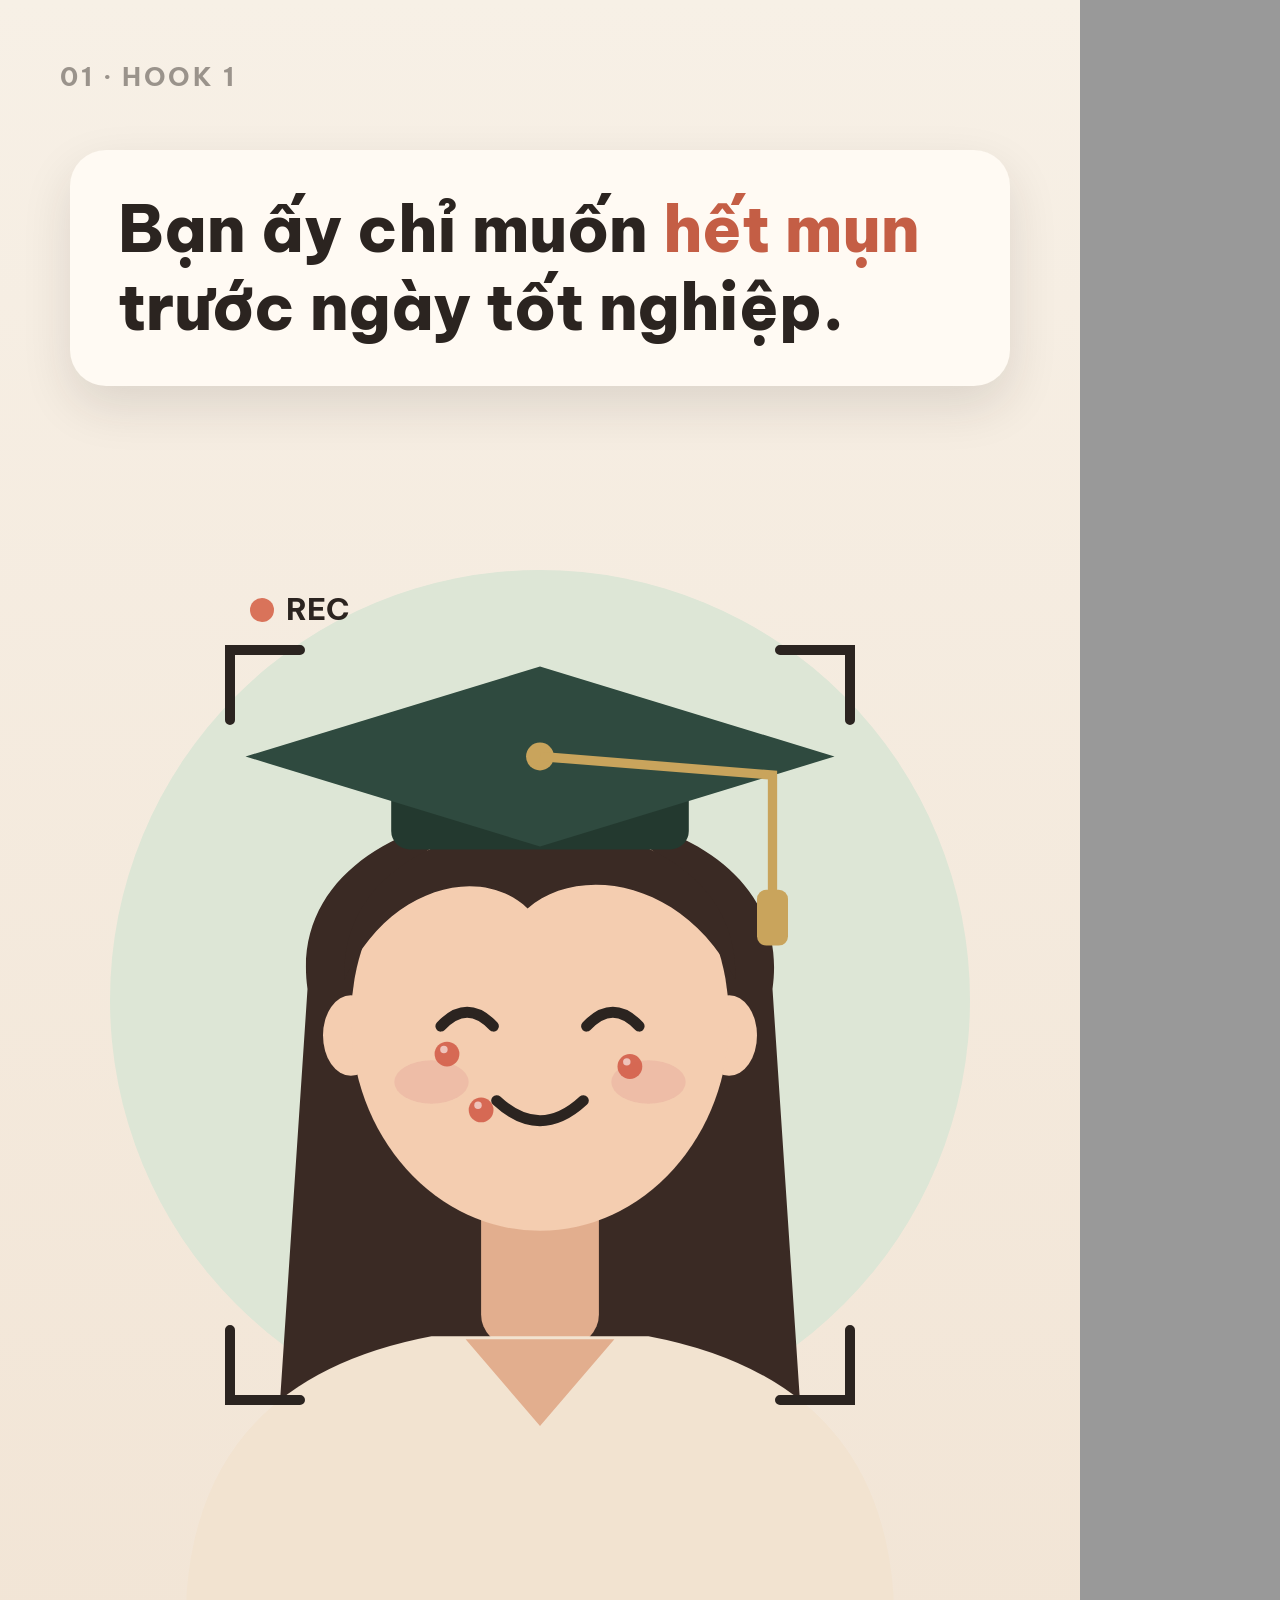
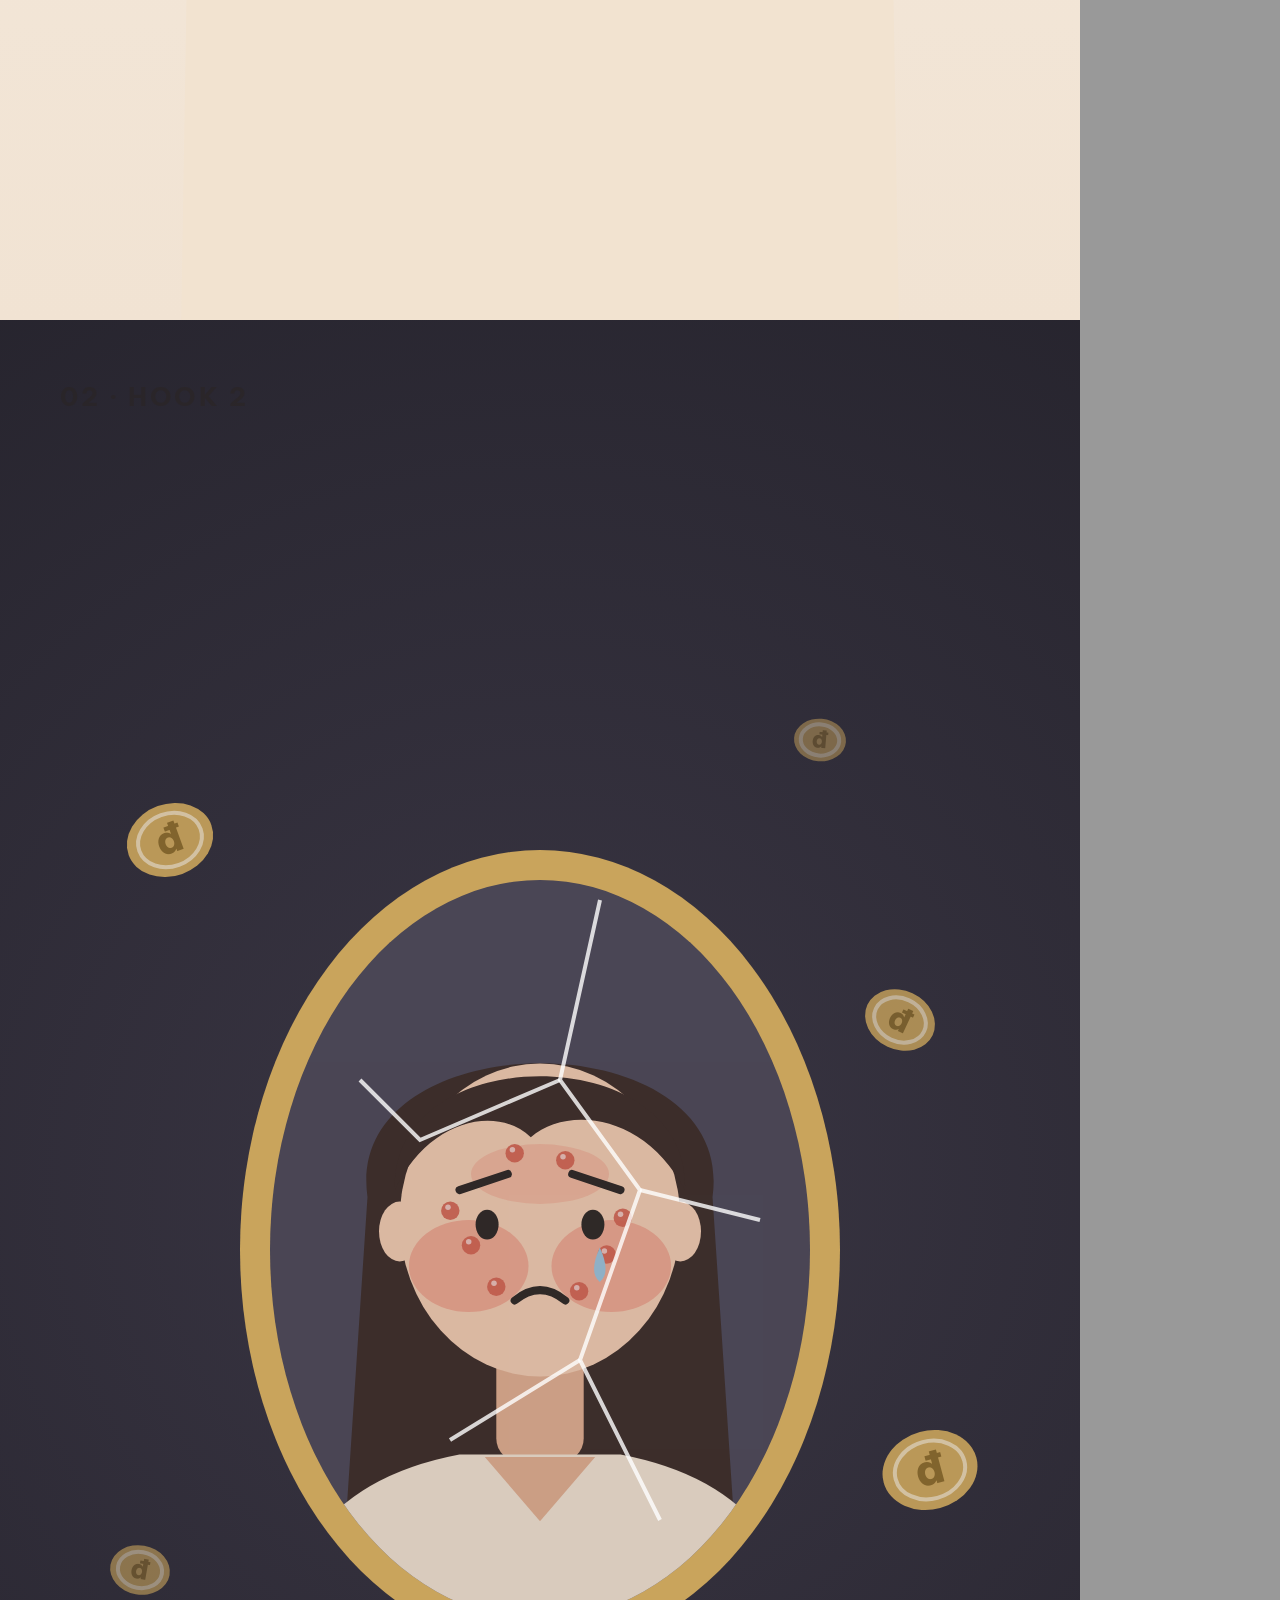
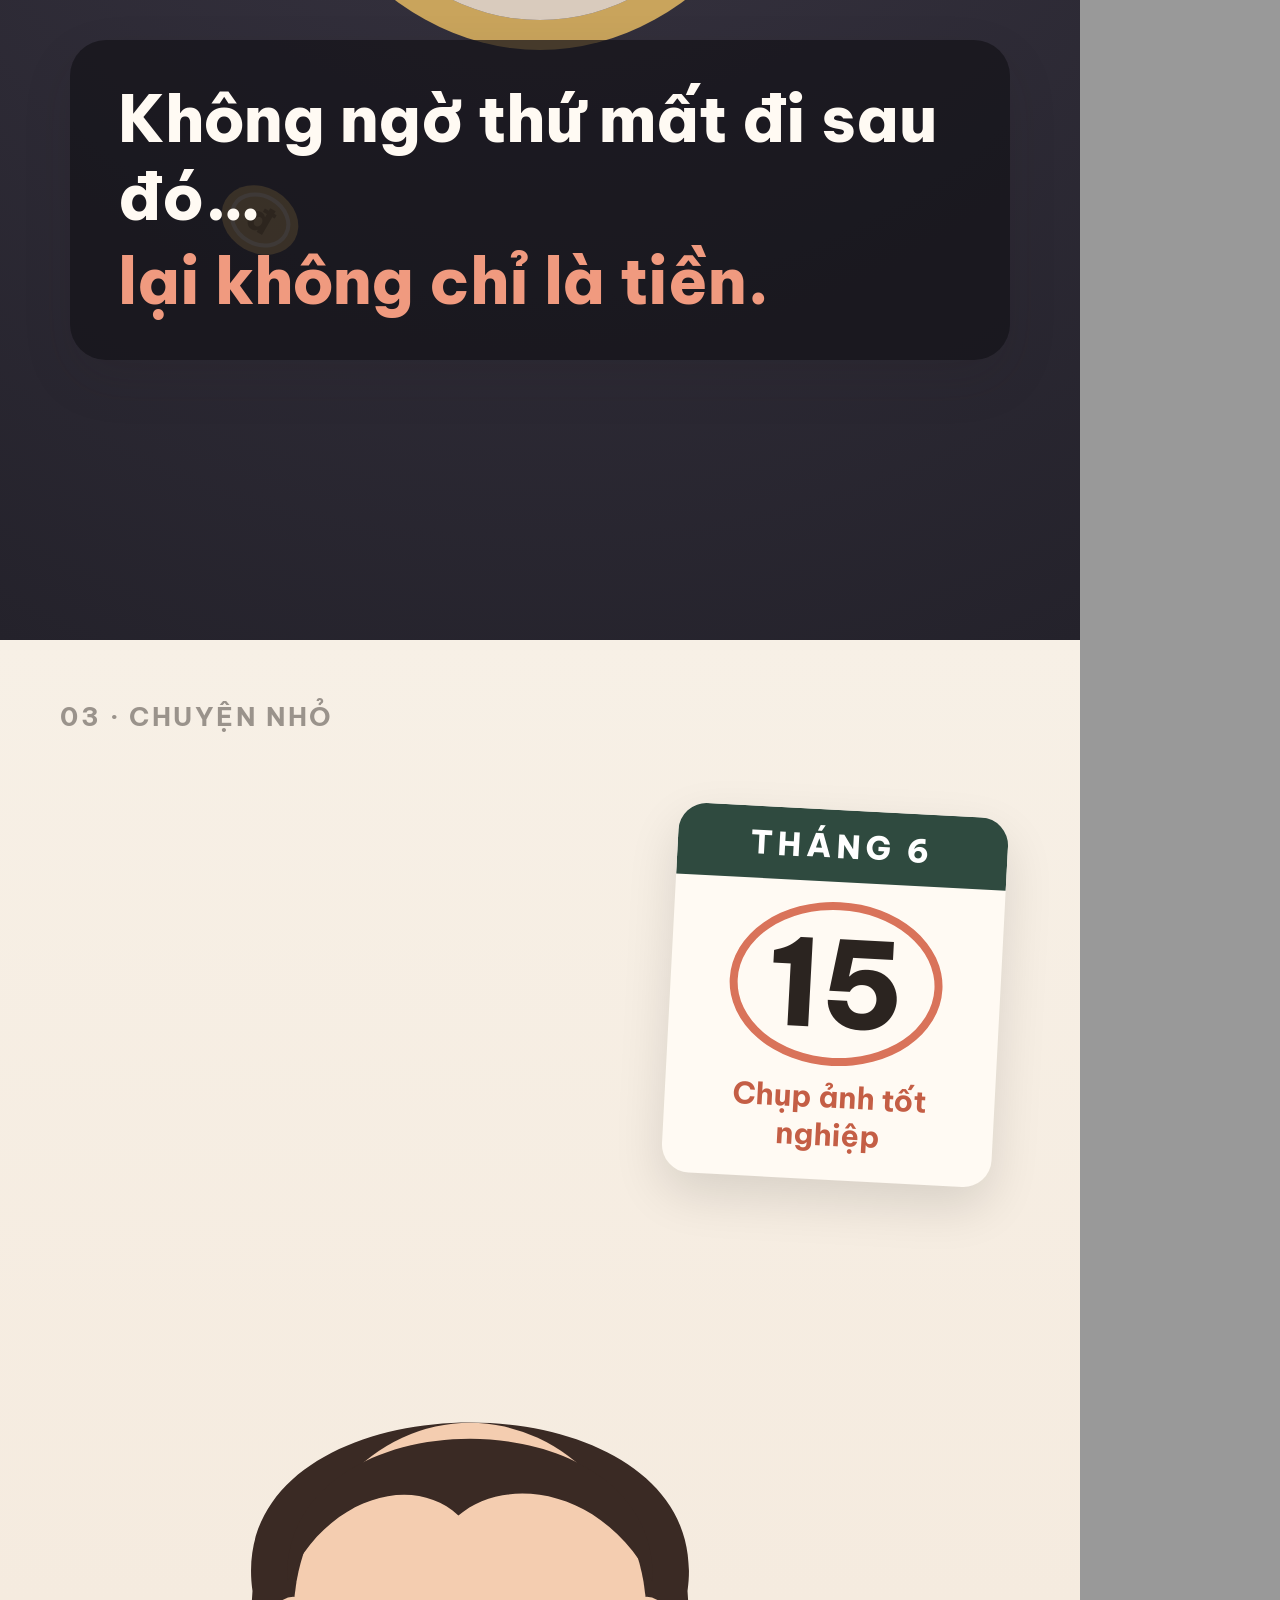
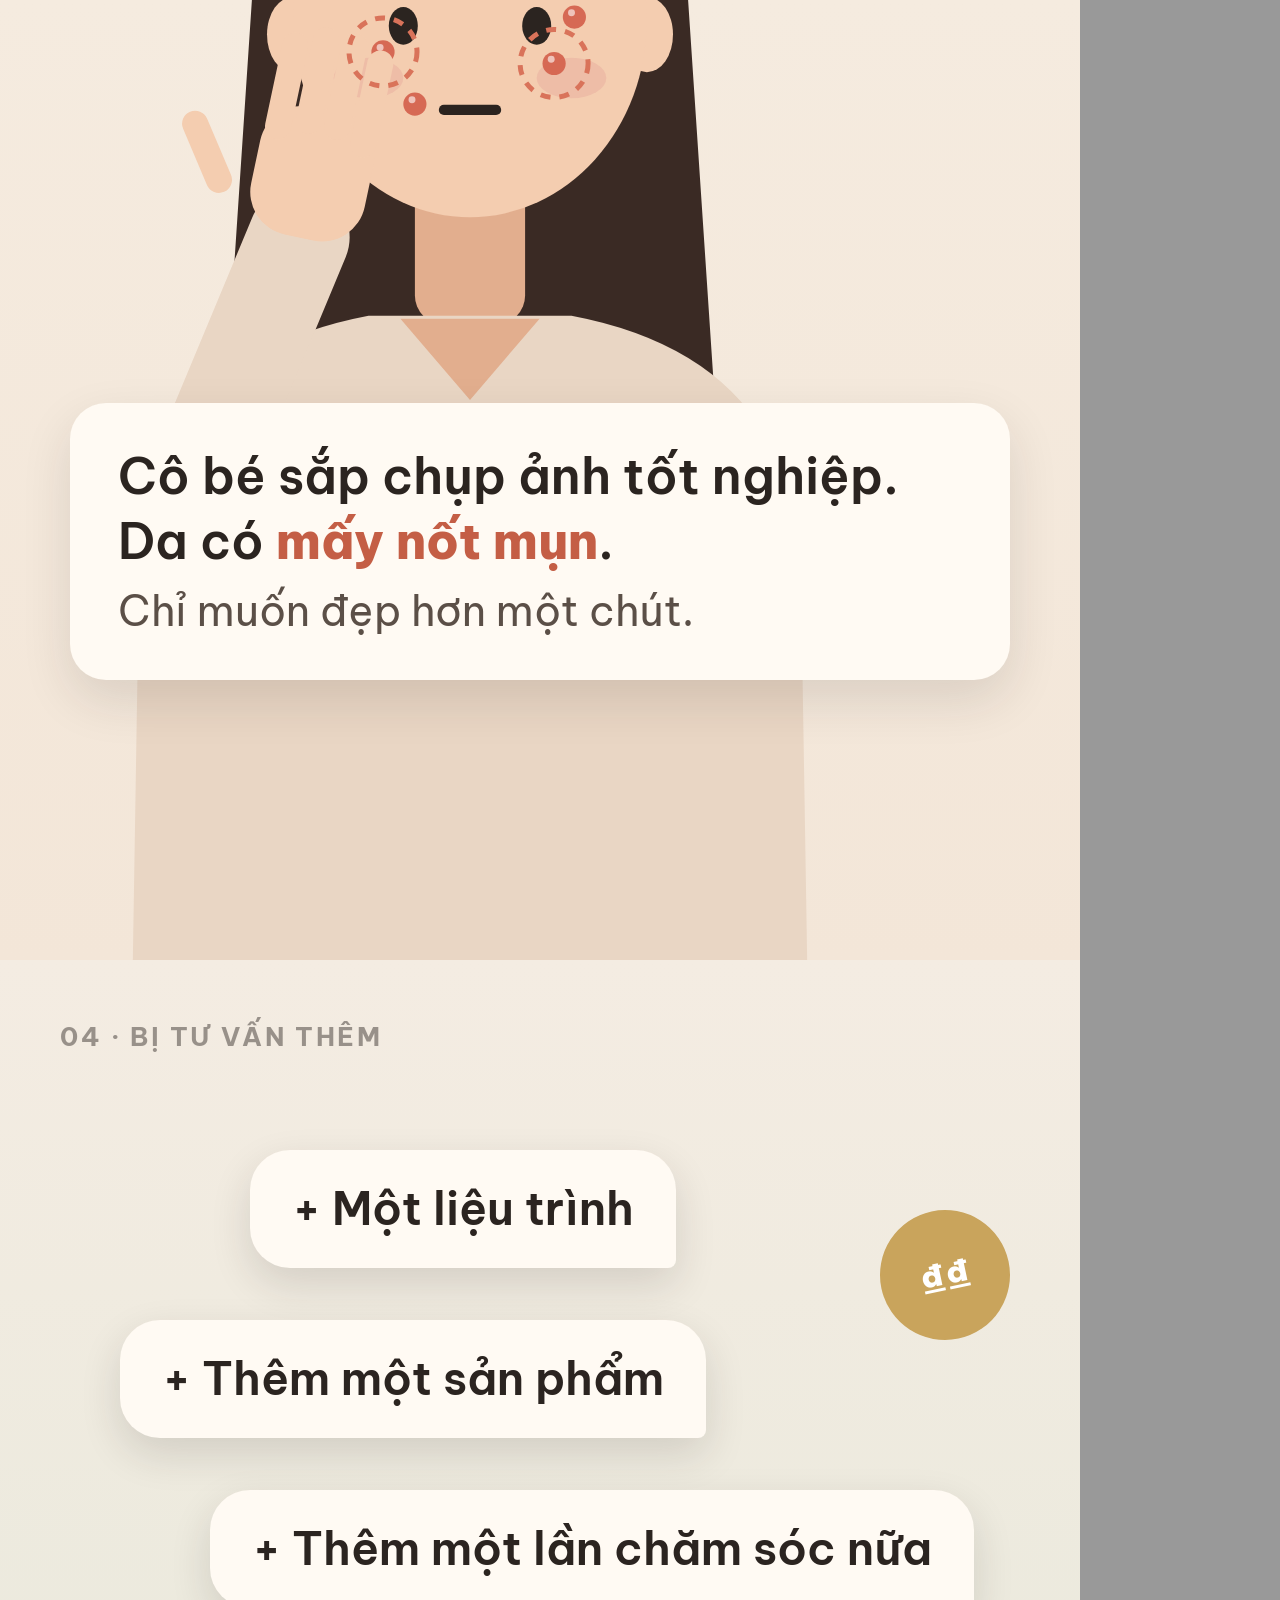
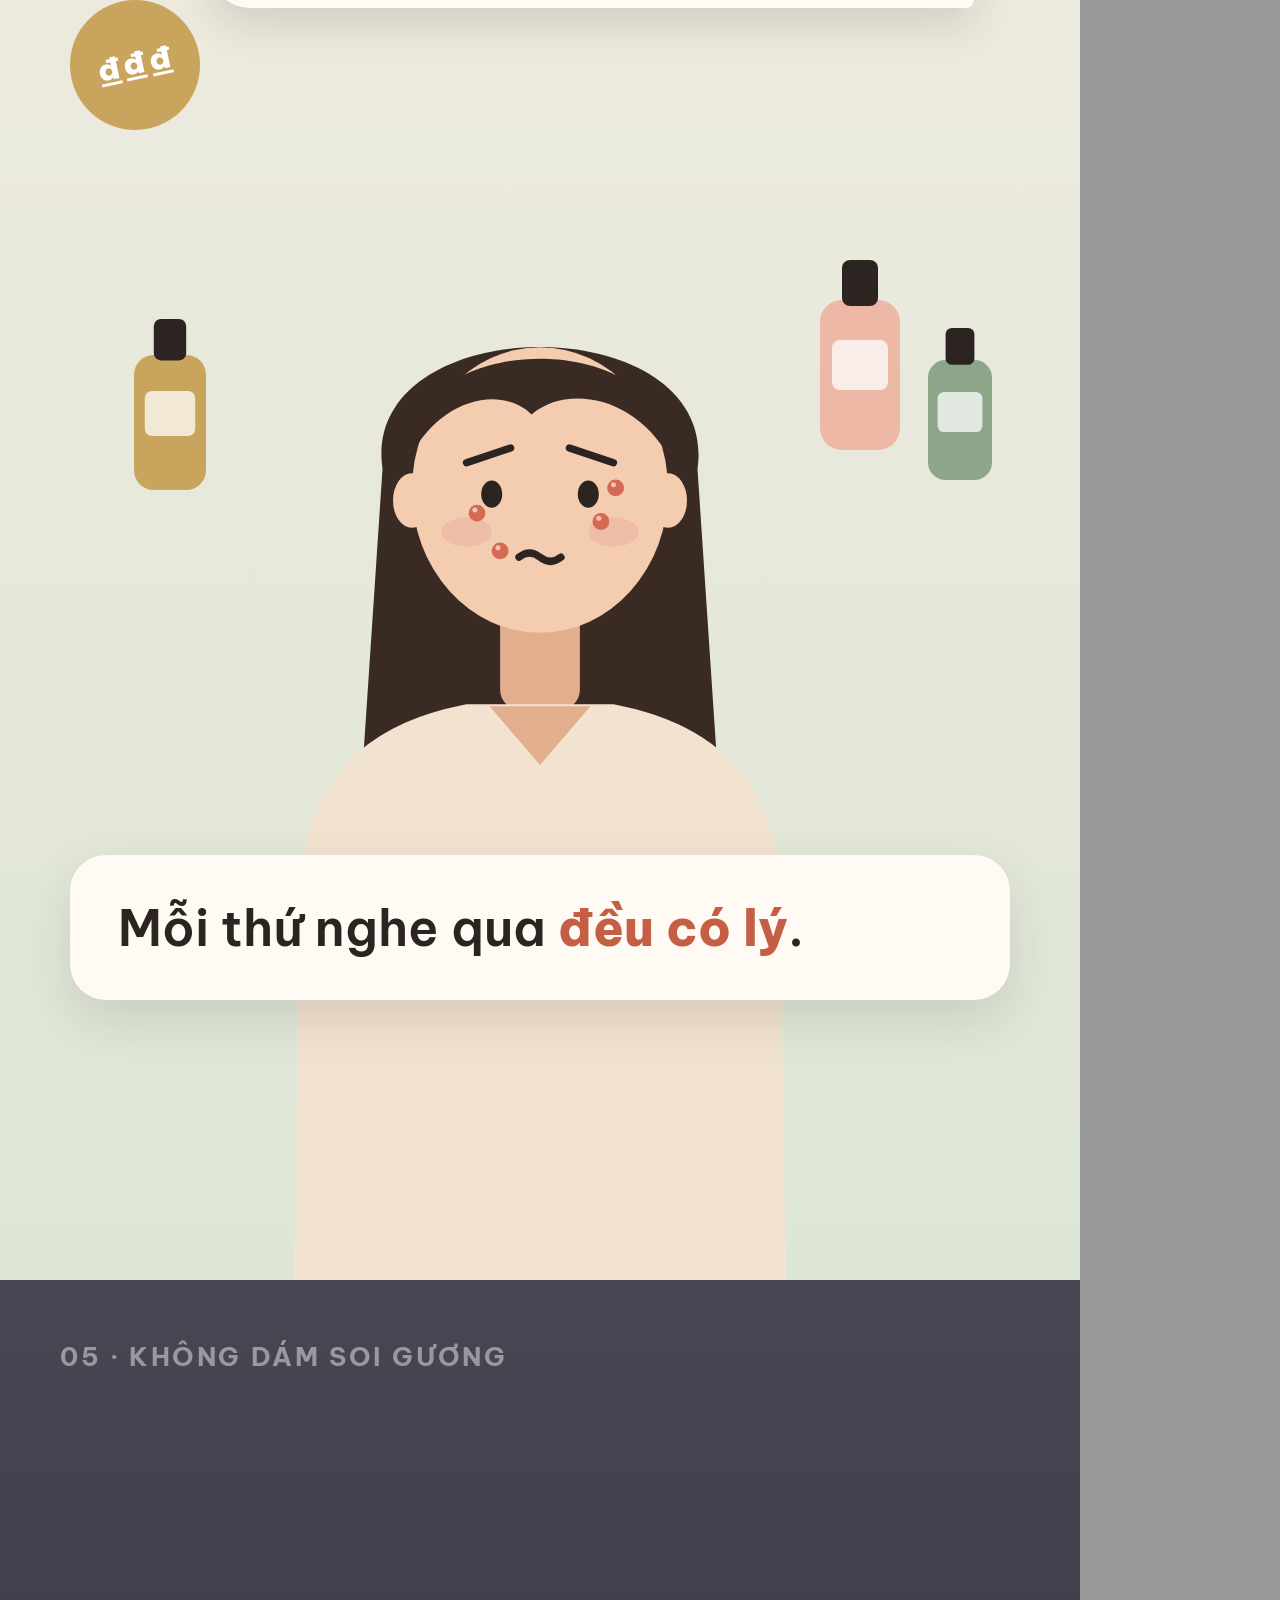
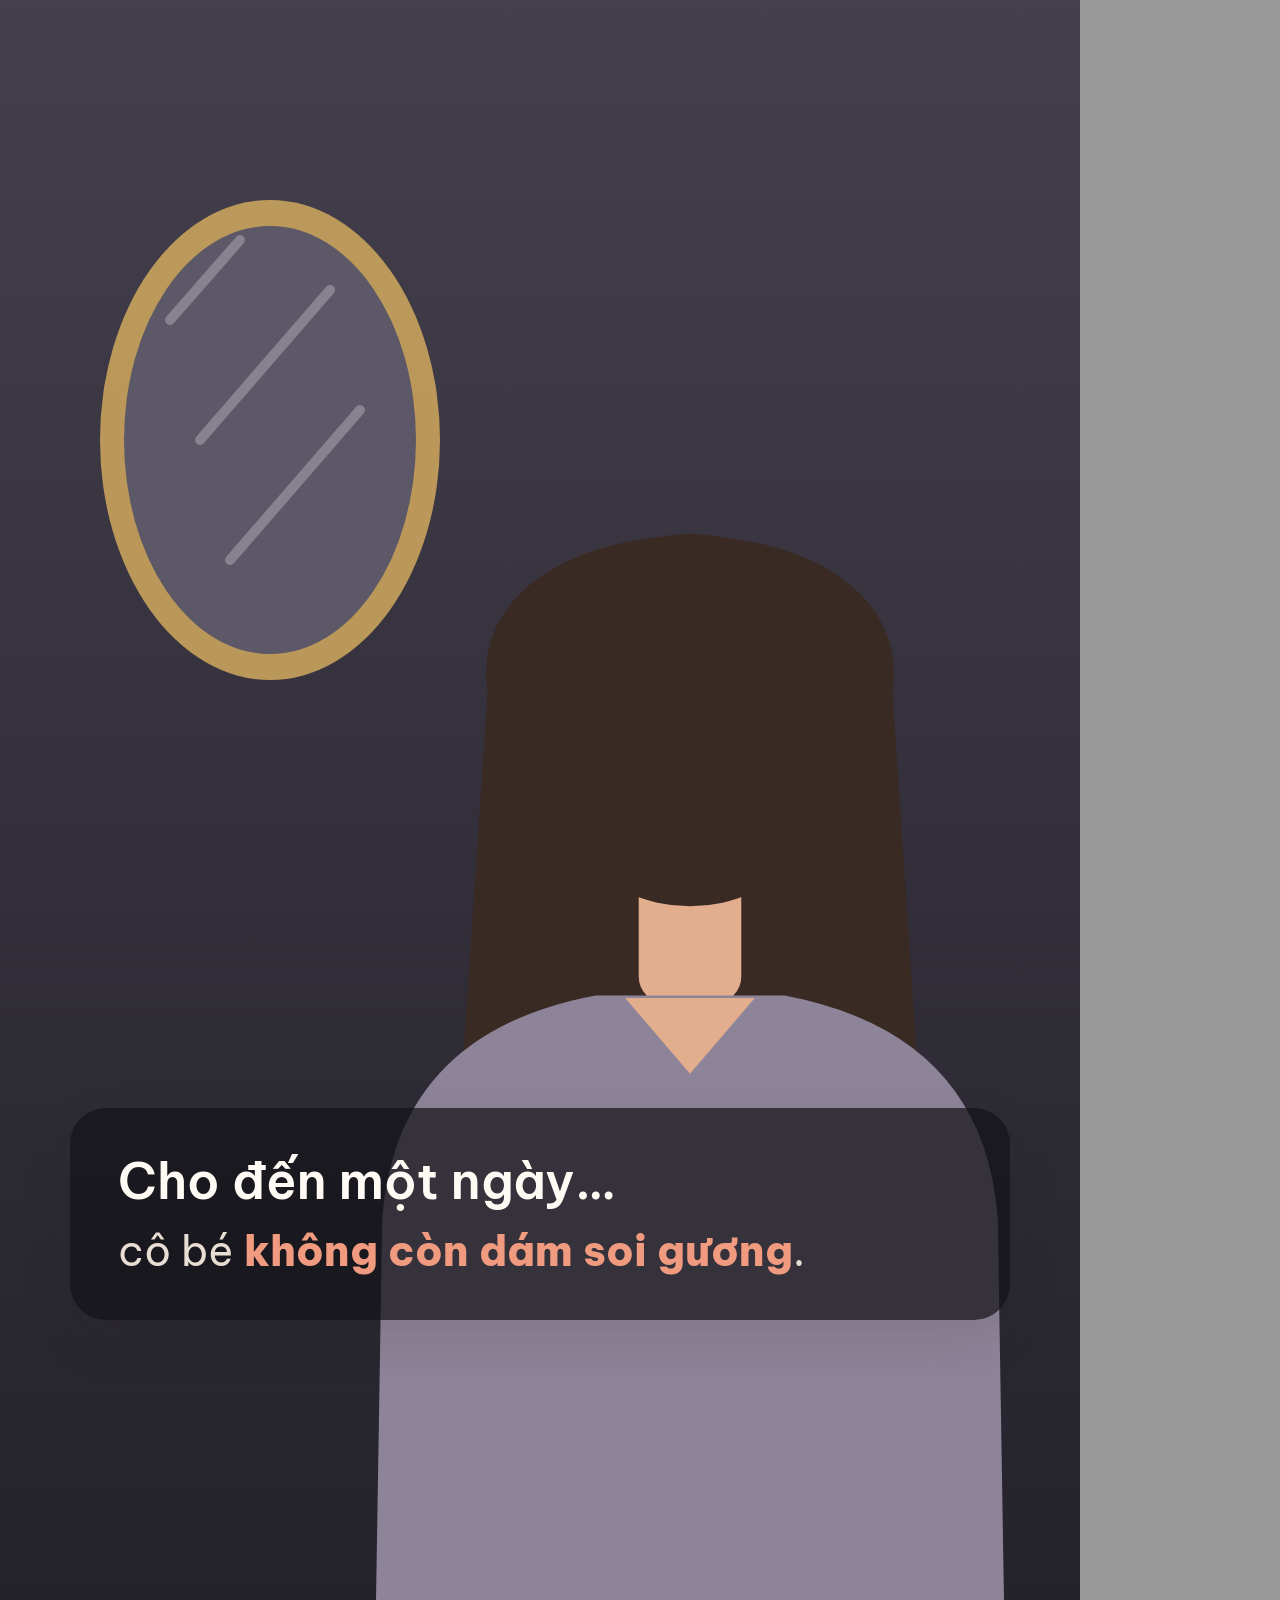
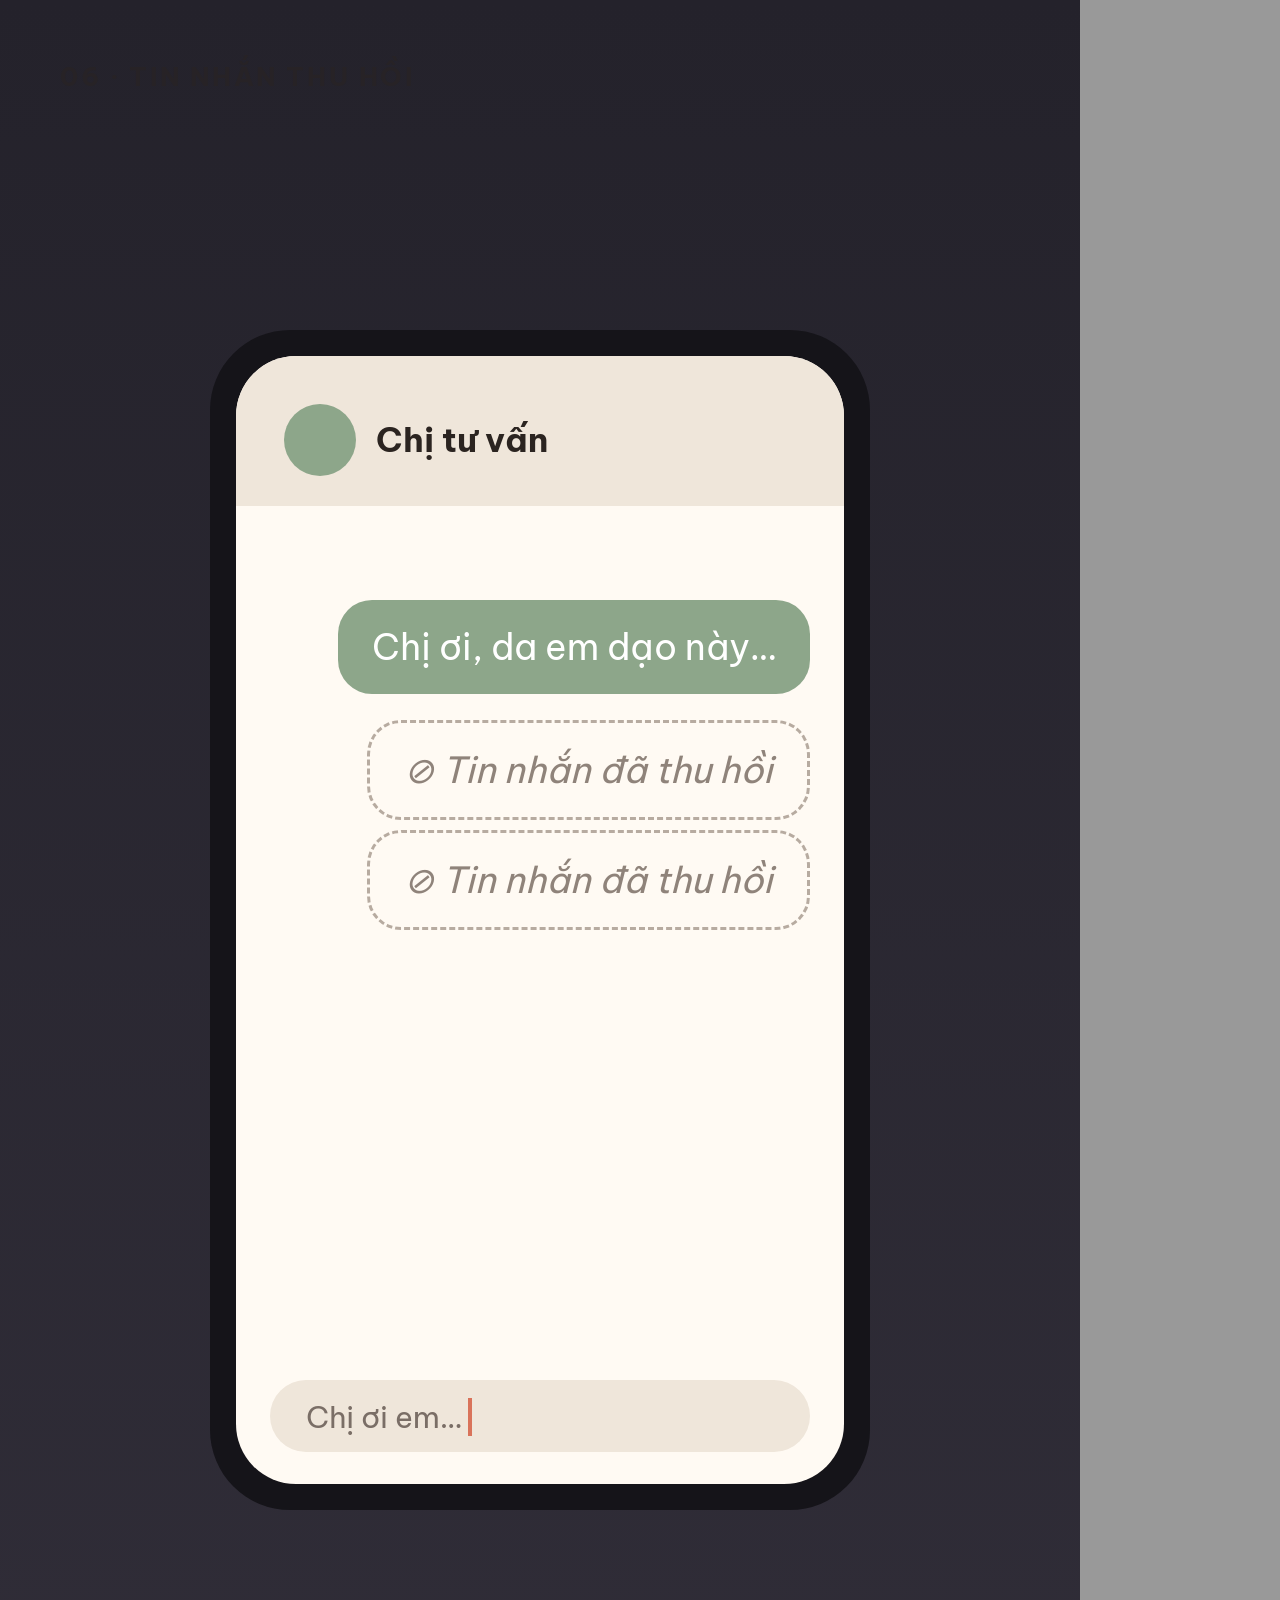
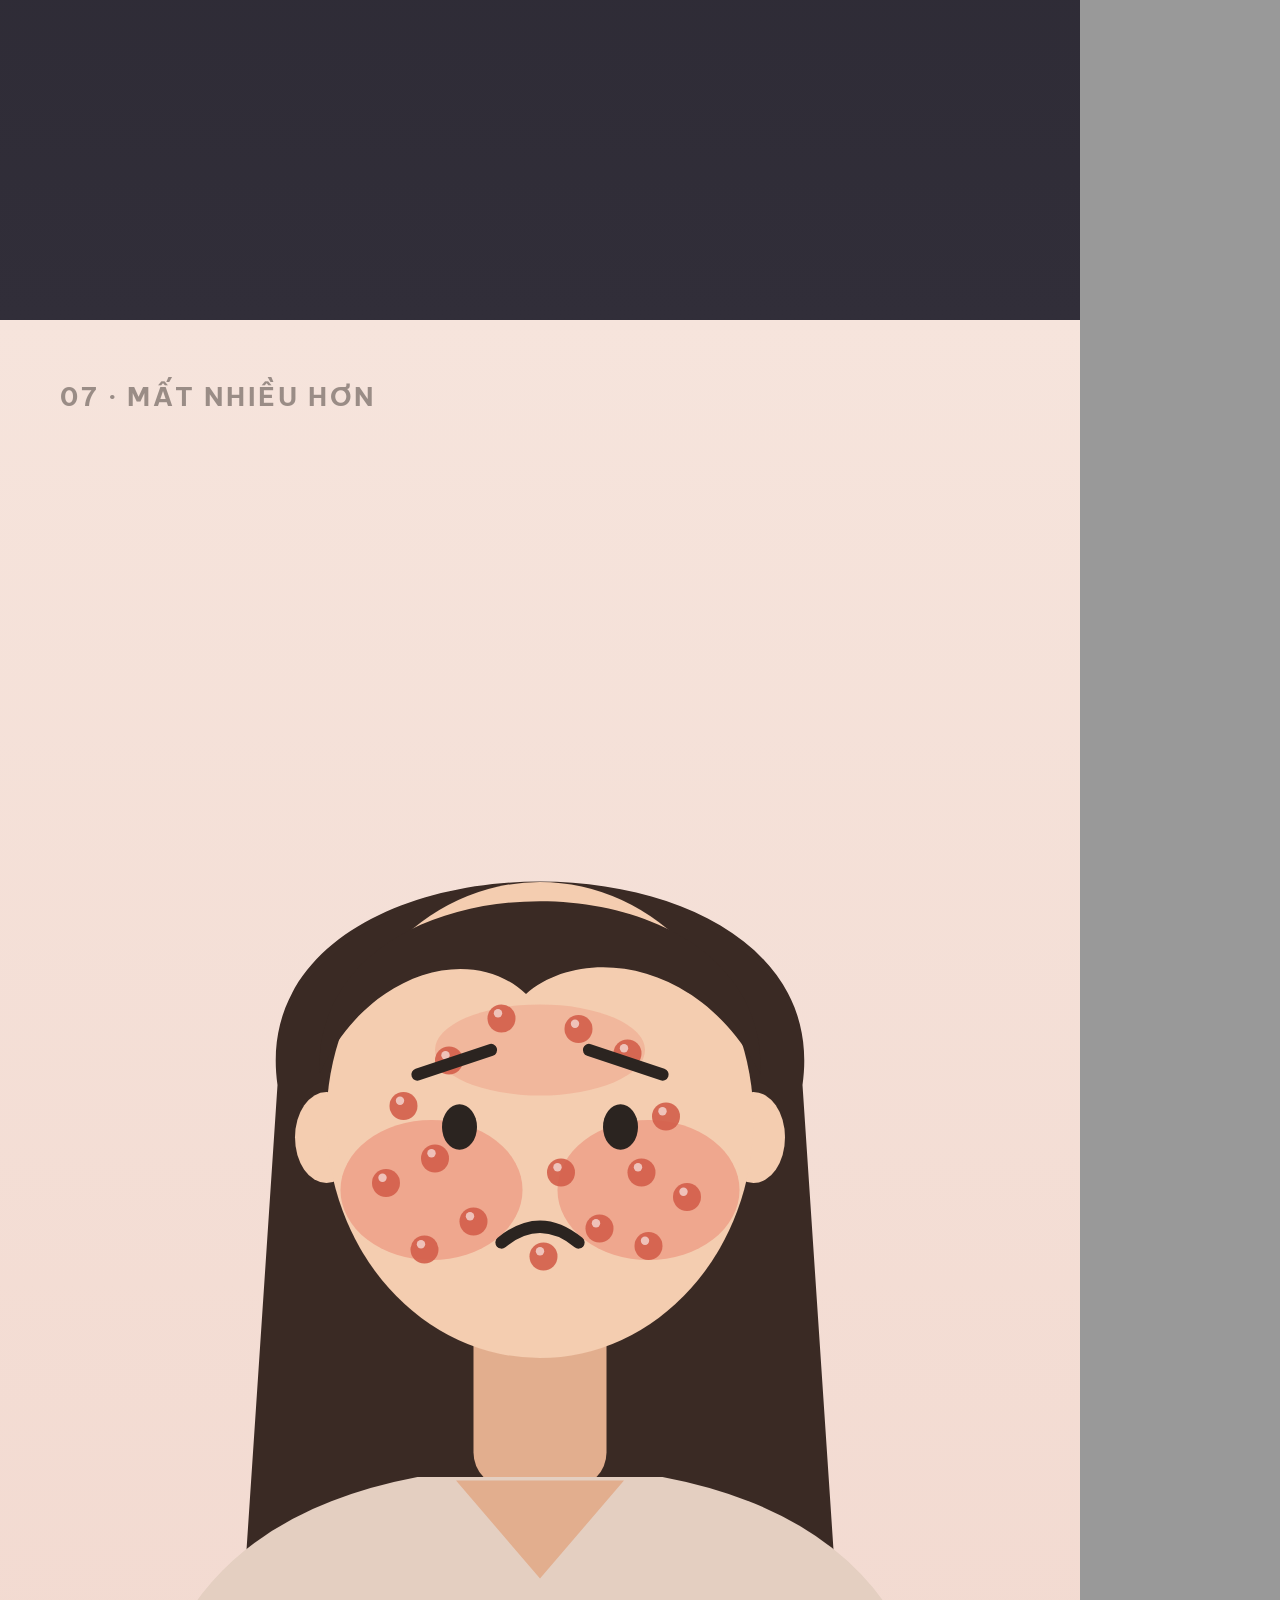
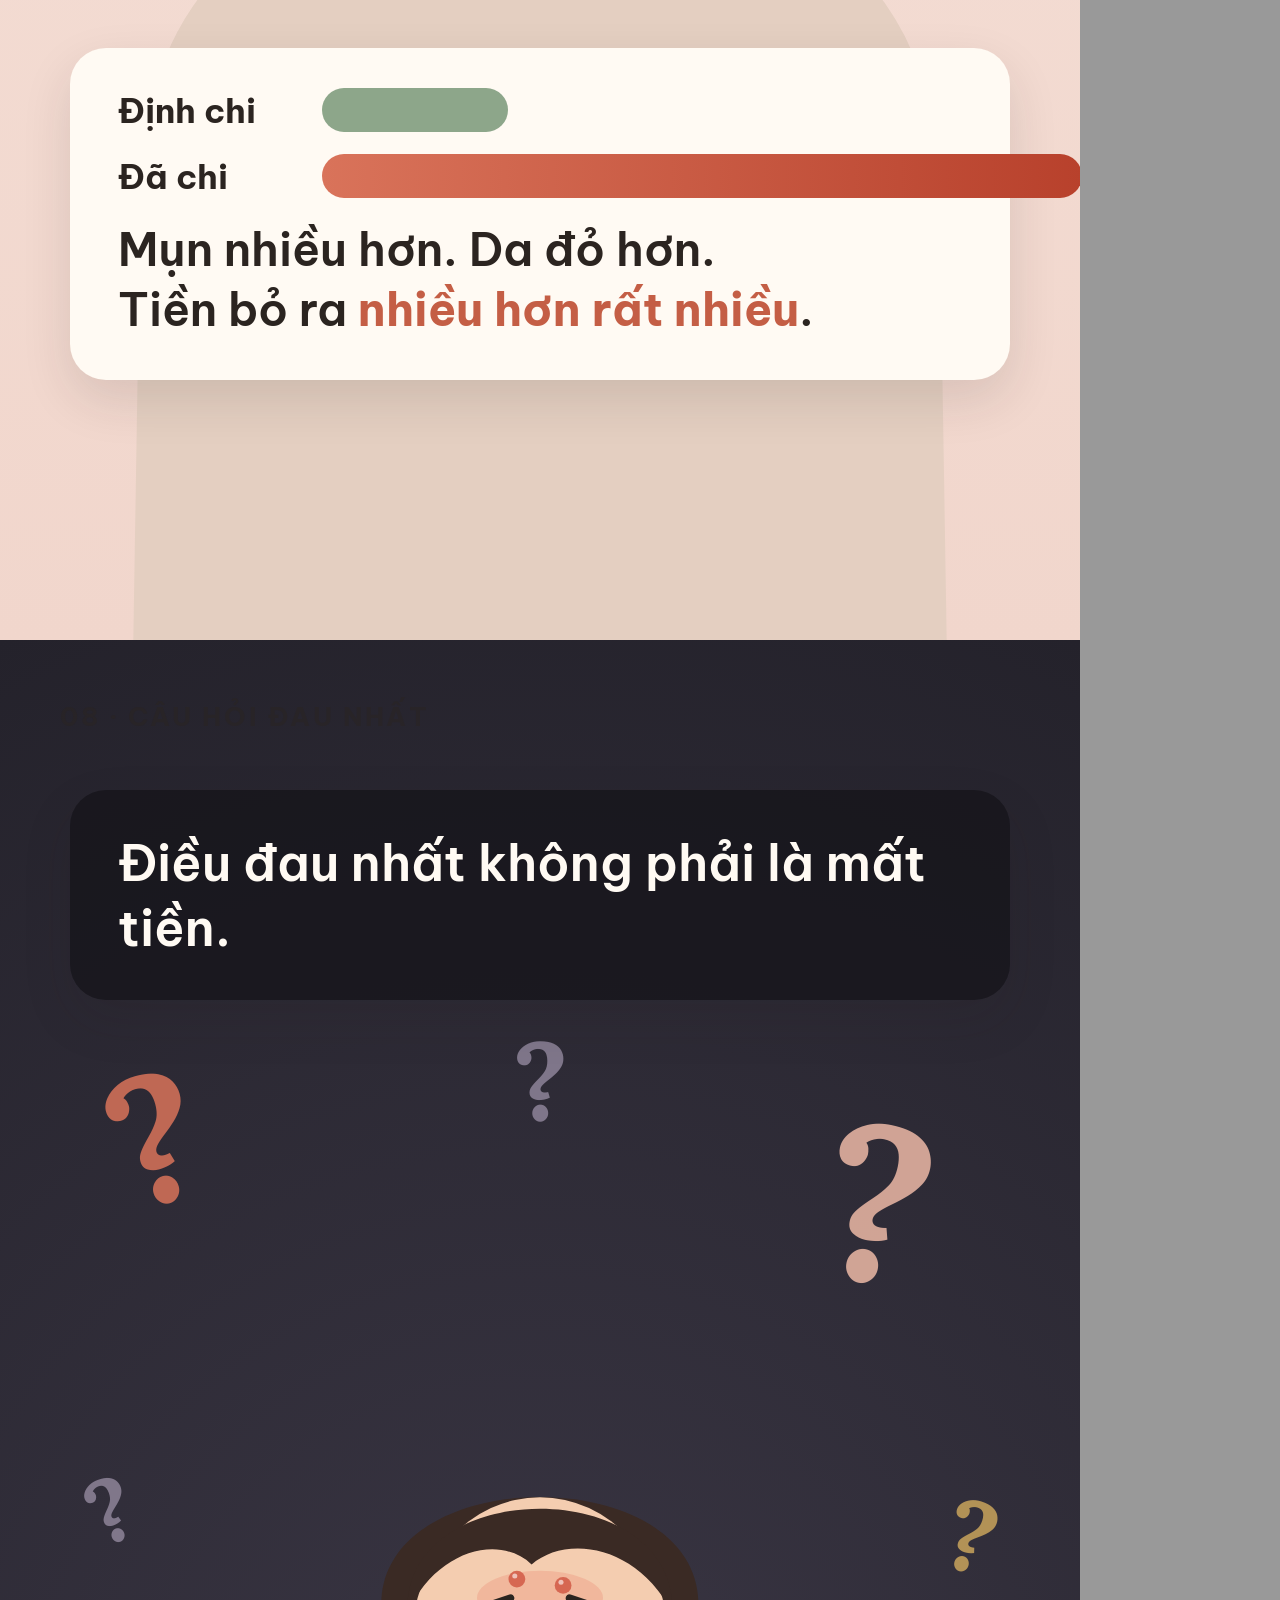
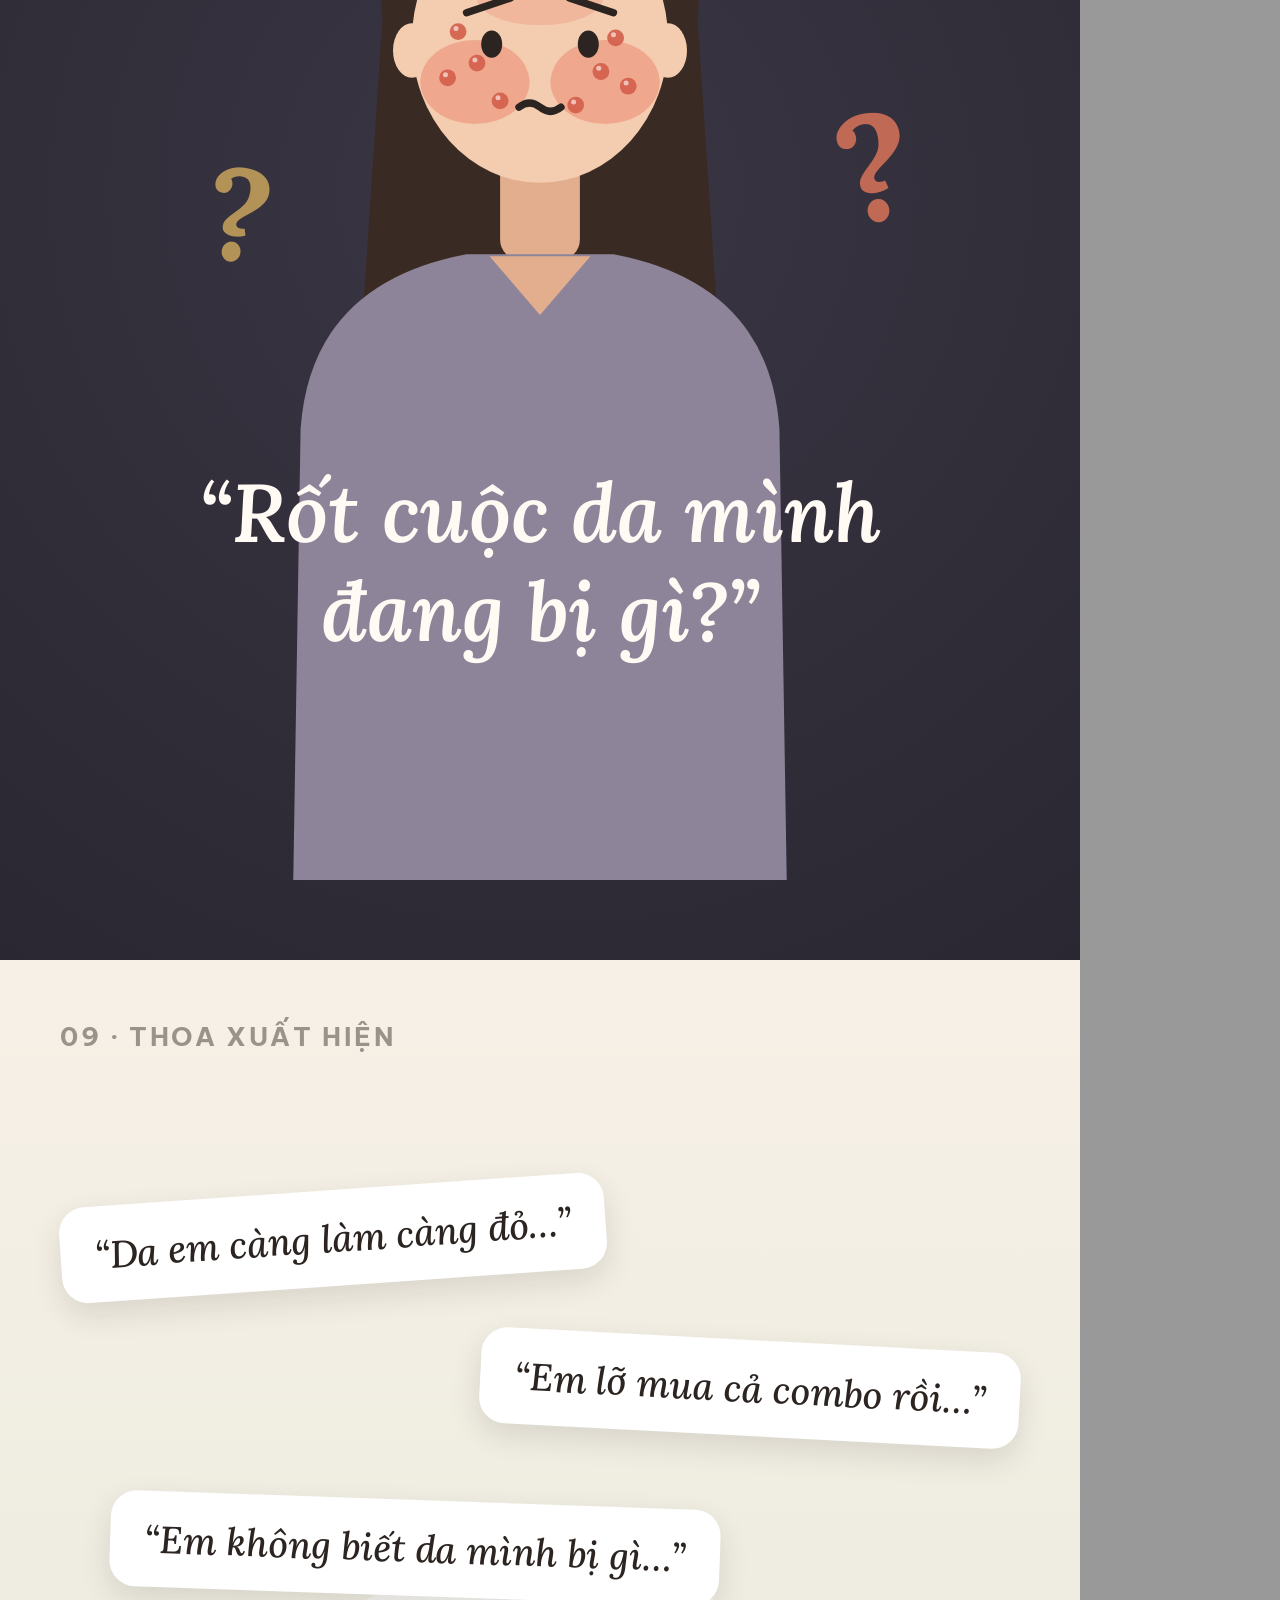
<file: storyboard/spa-nha-thor/src/frames.html>
<!doctype html>
<html lang="vi"><head><meta charset="utf-8"><title>Spa Nhà Thor — khung hình</title>
<link href="fonts.css" rel="stylesheet">
<link href="styles.css" rel="stylesheet"></head><body>
<div id="root"></div>
<script src="scenes.js"></script>
<script>
const root=document.getElementById('root');
SCENES.forEach((sc,i)=>{
  const f=document.createElement('div');
  const dark=/night|#4A4553|#3E5E50/.test(sc.bg);
  f.className='frame'+(dark?' dk':'');f.id='f'+String(i+1).padStart(2,'0');
  f.style.background=sc.bg;
  f.innerHTML=`<svg class="ill" viewBox="0 0 1080 1920" width="1080" height="1920">${sc.svg()}</svg>${sc.html()}<div class="no">${String(i+1).padStart(2,'0')} · ${sc.title.toUpperCase()}</div>`;
  root.appendChild(f);
});
</script></body></html>
</file>
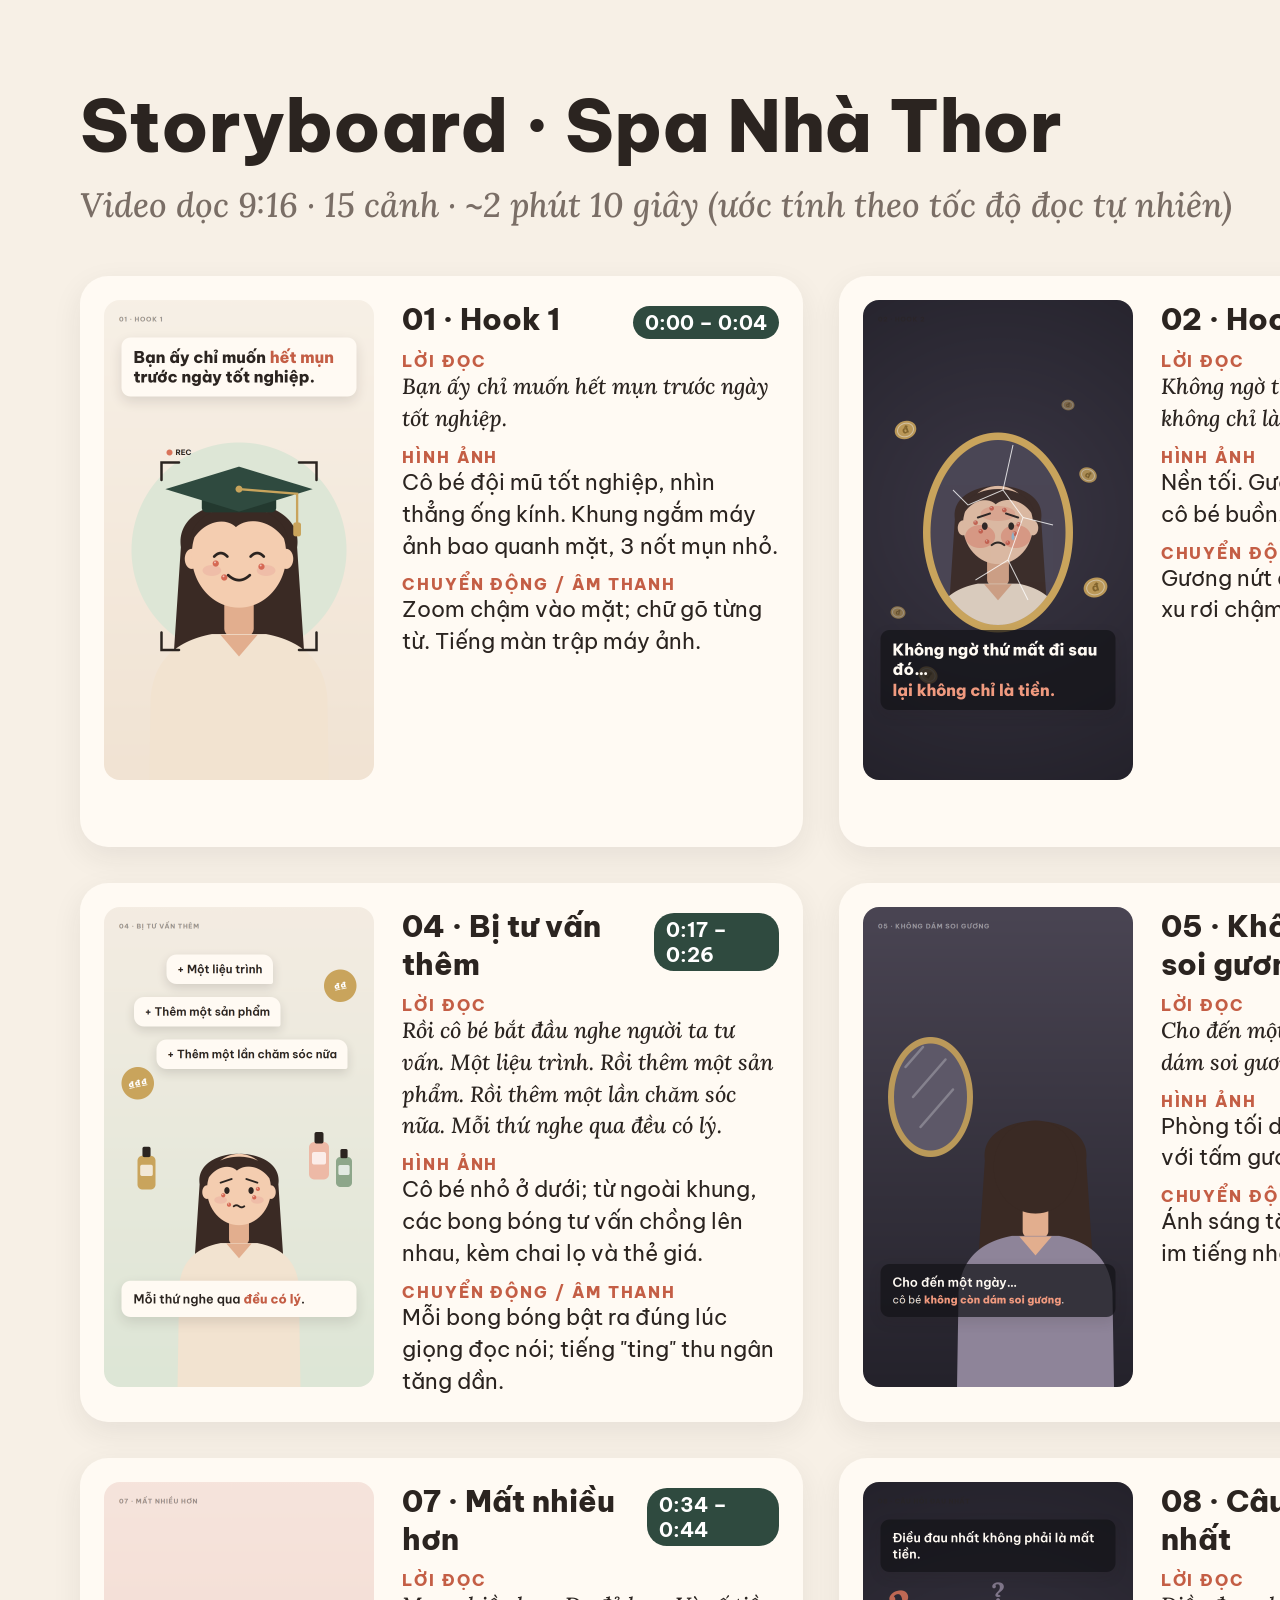
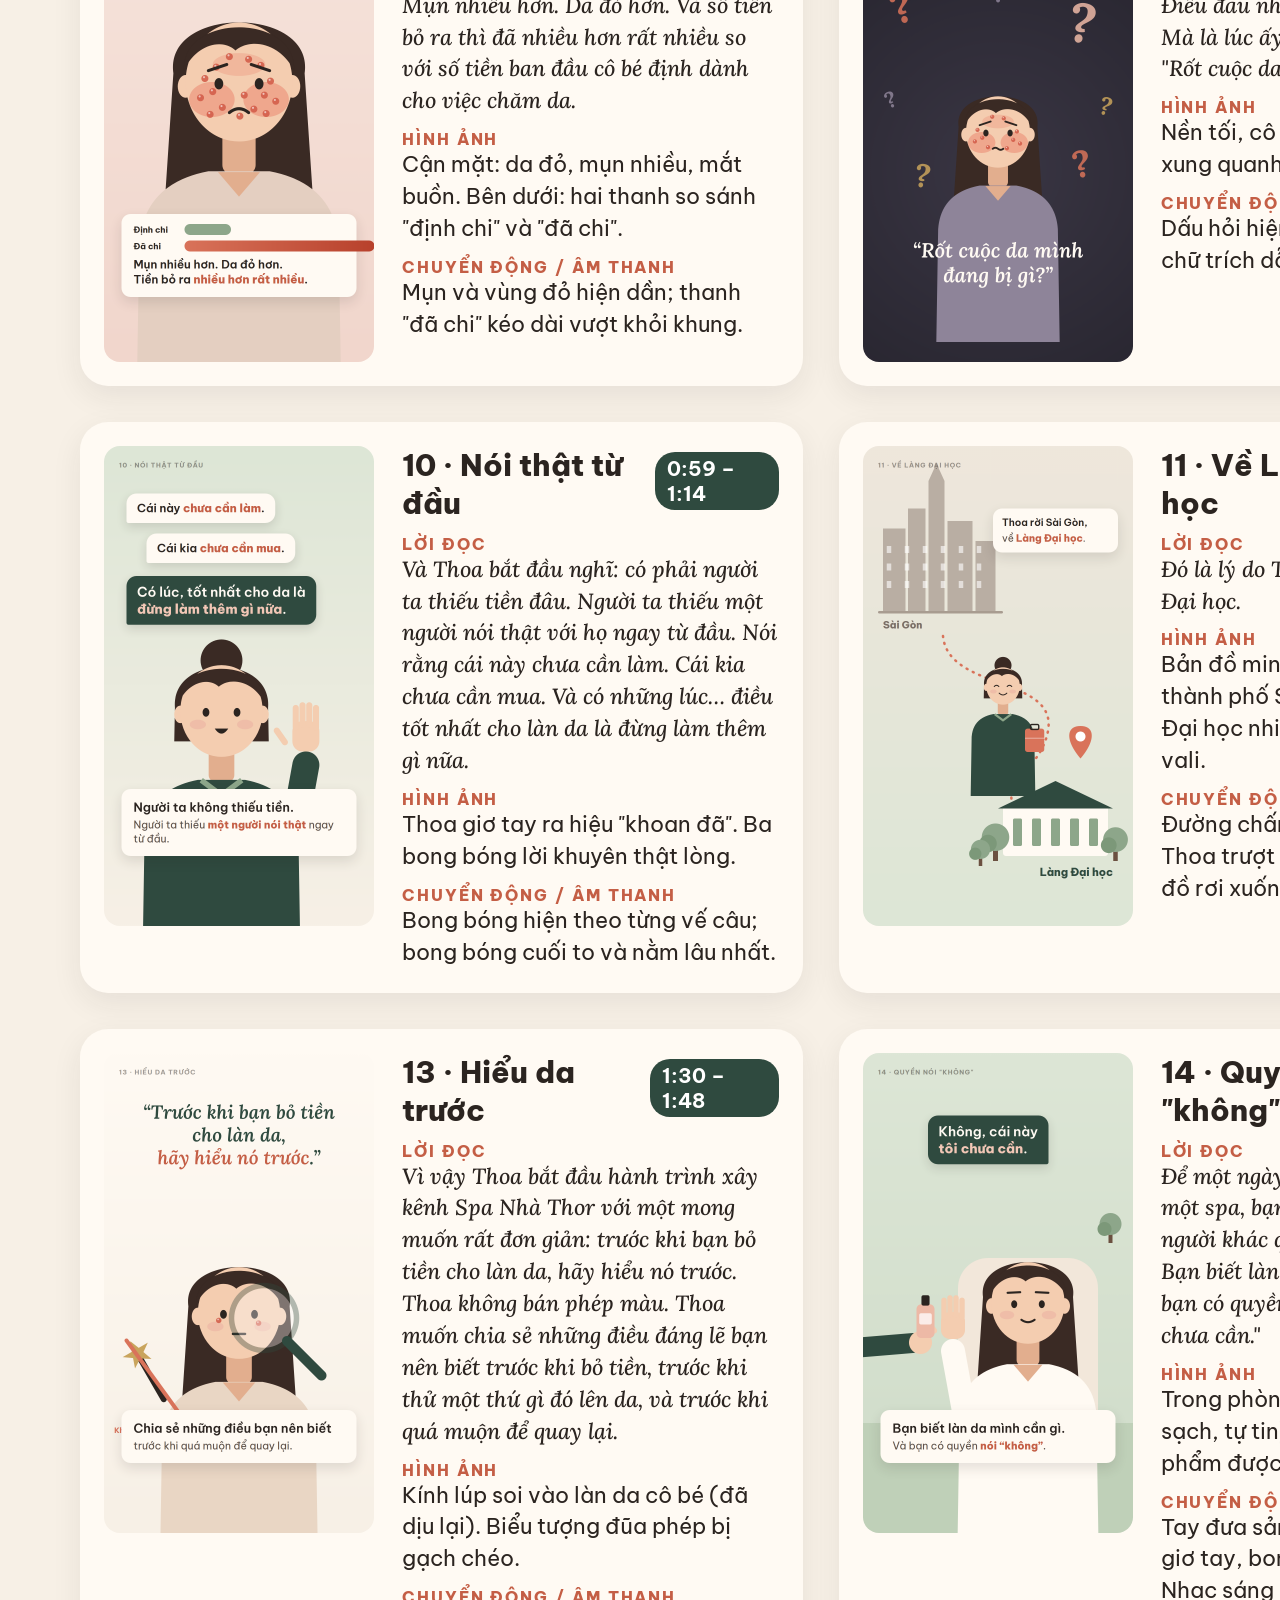
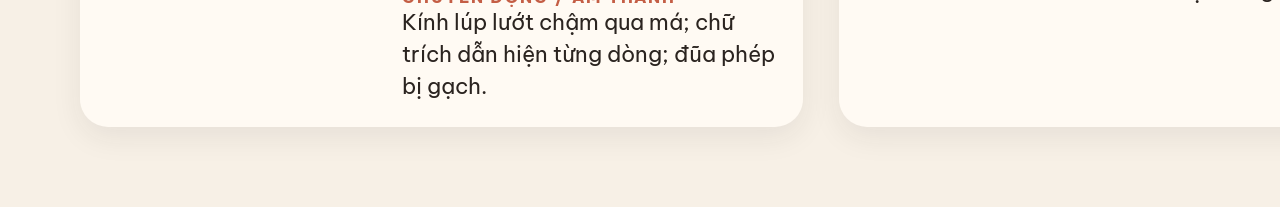
<file: storyboard/spa-nha-thor/src/sheet.html>
<!doctype html>
<html lang="vi"><head><meta charset="utf-8"><title>Storyboard Spa Nhà Thor</title>
<link href="fonts.css" rel="stylesheet">
<style>
*{box-sizing:border-box;margin:0}
body{width:2400px;background:#F7F0E6;font-family:'Be Vietnam Pro',sans-serif;color:#2B2420;padding:80px}
h1{font:800 72px 'Be Vietnam Pro'}.sub{font:italic 500 34px 'Lora';color:#7A6E66;margin:12px 0 50px}
.grid{display:grid;grid-template-columns:repeat(3,1fr);gap:36px}
.card{display:flex;gap:28px;background:#FFFAF3;border-radius:28px;padding:24px;box-shadow:0 10px 30px rgba(43,36,32,.08)}
.card img{width:270px;height:480px;border-radius:16px;flex:none}
.meta{font-size:22px;line-height:1.45}
.h{display:flex;justify-content:space-between;align-items:baseline;margin-bottom:12px}
.h b{font:800 30px 'Be Vietnam Pro'}.h span{font:700 20px 'Be Vietnam Pro';color:#fff;background:#2F4A3F;padding:4px 12px;border-radius:20px}
.k{font:800 16px 'Be Vietnam Pro';letter-spacing:.12em;color:#C45E45;margin-top:12px}
.vo{font:italic 500 22px/1.45 'Lora'}
</style></head><body>
<h1>Storyboard · Spa Nhà Thor</h1>
<div class="sub">Video dọc 9:16 · 15 cảnh · ~2 phút 10 giây (ước tính theo tốc độ đọc tự nhiên)</div>
<div class="grid" id="g"></div>
<script src="scenes.js"></script>
<script>
document.getElementById('g').innerHTML=SCENES.map((s,i)=>{const n=String(i+1).padStart(2,'0');return `<div class="card"><img src="../frames/${n}.png"><div class="meta">
<div class="h"><b>${n} · ${s.title}</b><span>${s.time}</span></div>
<div class="k">LỜI ĐỌC</div><div class="vo">${s.vo}</div>
<div class="k">HÌNH ẢNH</div><div>${s.visual}</div>
<div class="k">CHUYỂN ĐỘNG / ÂM THANH</div><div>${s.motion}</div></div></div>`}).join('');
</script></body></html>
</file>
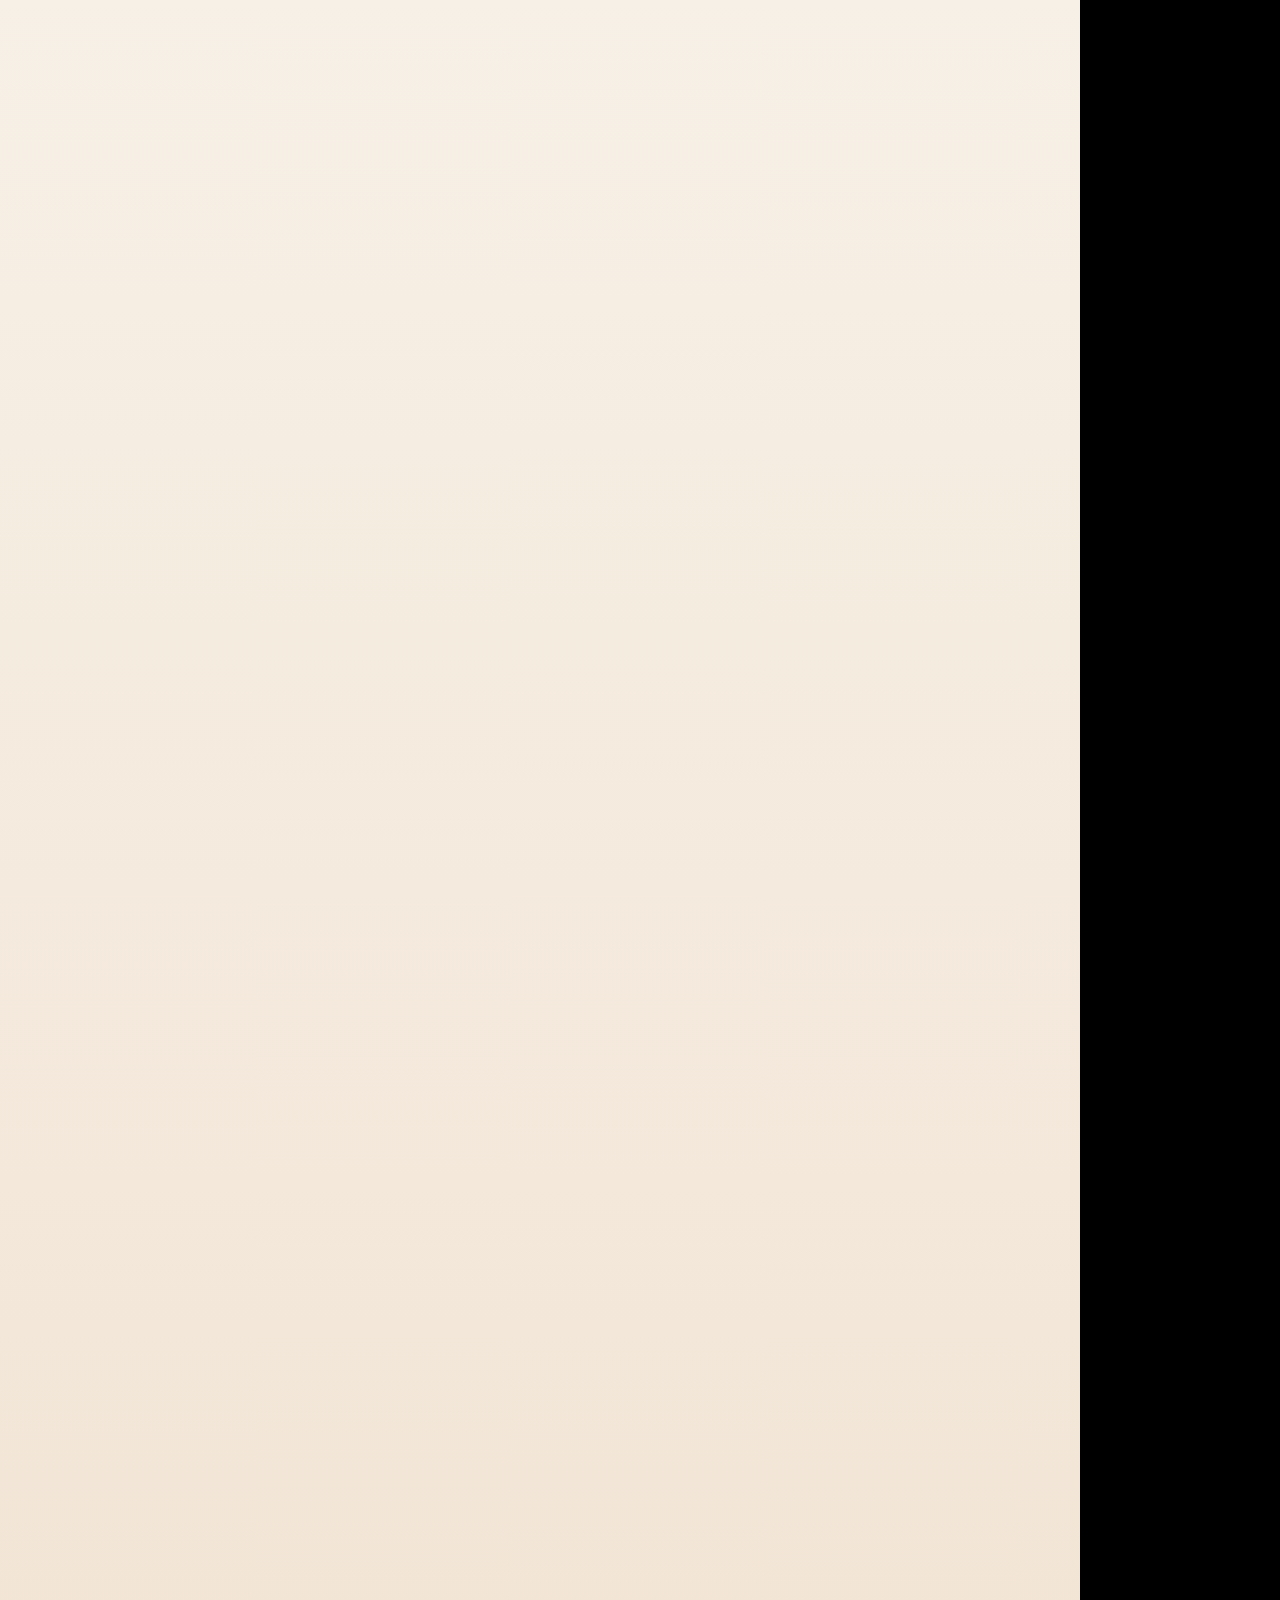
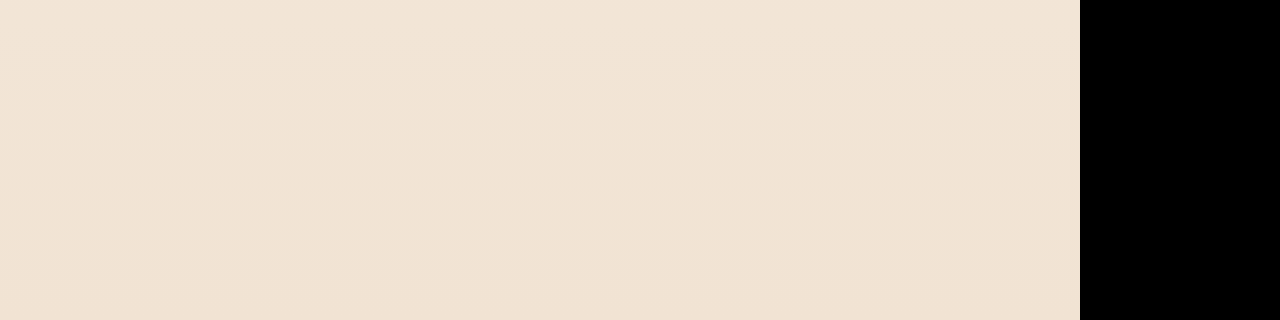
<file: storyboard/spa-nha-thor/src/video.html>
<!doctype html>
<html lang="vi"><head><meta charset="utf-8"><title>Spa Nhà Thor — video</title>
<link href="fonts.css" rel="stylesheet">
<link href="styles.css" rel="stylesheet">
<style>
body{background:#000;overflow:hidden}
#stage{position:relative;width:1080px;height:1920px;overflow:hidden;background:#000}
.scene{position:absolute;inset:0;opacity:0;overflow:hidden}
.scene .cam{position:absolute;inset:0}
svg .a,svg .eyes,svg .breath,svg .wave{transform-box:fill-box;transform-origin:center}
svg .wave{transform-origin:50% 100%}
.cmp i.a{transform-origin:left center}
.sub{position:absolute;left:70px;right:70px;bottom:280px;padding:36px 46px;border-radius:36px;background:#FFFAF3;box-shadow:0 20px 50px rgba(43,36,32,.14);font:600 50px/1.32 'Be Vietnam Pro';color:#2B2420;opacity:0}
.sub.top{top:150px;bottom:auto}
.sub.mid{top:250px;bottom:auto;left:520px;right:60px;font-size:42px;padding:28px 34px}
.sub.big{font:800 64px/1.22 'Be Vietnam Pro'}
.sub.dark{background:rgba(20,19,24,.78);color:#FFFAF3}
.sub b{color:#C45E45;font-weight:800}.sub.dark b{color:#F09A7F}
.sub.q{font:italic 600 70px/1.2 'Lora';text-align:center}
.sub .w{opacity:0}
.cmp{padding:34px 44px}
</style></head><body>
<div id="stage"></div>
<script src="scenes.js"></script>
<script src="video-scenes.js"></script>
<script>
const FPS = 30, XF = .5;               // khung/giây, thời gian chuyển cảnh
const RATE = 3.6;                      // âm tiết/giây của giọng đọc
const clamp = (v, a = 0, b = 1) => Math.max(a, Math.min(b, v));
const eo = p => 1 - Math.pow(1 - p, 3);
const eio = p => p < .5 ? 4 * p * p * p : 1 - Math.pow(-2 * p + 2, 3) / 2;
const back = p => { const c = 1.7; return 1 + (c + 1) * Math.pow(p - 1, 3) + c * Math.pow(p - 1, 2); };
const bounce = p => { const n = 7.5625, d = 2.75;
  if (p < 1 / d) return n * p * p; if (p < 2 / d) return n * (p -= 1.5 / d) * p + .75;
  if (p < 2.5 / d) return n * (p -= 2.25 / d) * p + .9375; return n * (p -= 2.625 / d) * p + .984375; };

// Tính mốc thời gian lời đọc cho từng cảnh
let T = 0;
VIDEO.forEach(sc => {
  let t = sc.pad ?? .4;
  sc.L = sc.lines.map(l => {
    const o = typeof l === 'string' ? { t: l } : l;
    const n = o.t.replace(/[*“”"]/g, '').trim().split(/\s+/).length;
    const speak = n / RATE;
    const line = { ...o, start: t, end: t + speak };
    t = line.end + .45 + (/…$/.test(o.t) ? .5 : 0) + (/:$/.test(o.t) ? .15 : 0);
    return line;
  });
  sc.dur = sc.dur ?? (sc.L.length ? sc.L[sc.L.length - 1].end + (sc.tail ?? .8) : 3);
  sc.start = T; T += sc.dur;
});
window.TOTAL = T; window.FPS = FPS;

function resolve(v, sc) {
  const m = String(v).match(/^(L\d+|E)?((?:[+-]?[\d.]+)*)$/);
  if (!m) throw new Error('mốc sai: ' + v);
  const base = m[1] === 'E' ? sc.dur : m[1] ? sc.L[+m[1].slice(1) - 1].start : 0;
  return base + (m[2].match(/[+-]?[\d.]+/g) || []).reduce((a, x) => a + +x, 0);
}

function lineHTML(text) {
  return text.split(/(\*[^*]+\*)/).filter(Boolean).map(seg => {
    const b = seg.startsWith('*');
    const words = seg.replace(/\*/g, '').split(/(\s+)/);
    const h = words.map(w => /^\s+$/.test(w) ? w : w ? `<span class="w">${w}</span>` : '').join('');
    return b ? `<b>${h}</b>` : h;
  }).join('');
}

const stage = document.getElementById('stage');
VIDEO.forEach((sc, i) => {
  const el = document.createElement('div');
  el.className = 'scene'; el.style.background = sc.bg;
  el.innerHTML = `<div class="cam"><svg viewBox="0 0 1080 1920" width="1080" height="1920" style="position:absolute;inset:0">${sc.svg()}</svg></div>${sc.html()}
    <div class="sub ${sc.sub || 'bottom'}"></div>`;
  stage.appendChild(el);
  sc.el = el; sc.cam = sc.cam || [1, 1, 540, 960];
  sc.camEl = el.querySelector('.cam');
  sc.camEl.style.transformOrigin = `${sc.cam[2]}px ${sc.cam[3]}px`;
  sc.subEl = el.querySelector('.sub'); sc.curLine = -1;
  sc.anims = [...el.querySelectorAll('.a')].map((n, k) => {
    const d = n.dataset;
    const a = { n, type: d.type, t0: resolve(d.t0, sc), d: +(d.d || (d.type === 'pop' ? .45 : .6)),
      t1: d.t1 != null ? resolve(d.t1, sc) : null, loop: d.loop, rot: +(d.rot || 0), dx: +(d.dx || 0), dy: +(d.dy || 0),
      v: +(d.v || 0), ph: +(d.ph || 0), max: +(d.max || 1), amp: +(d.amp || 14), seed: k * 1.7 };
    if (a.type === 'draw') { a.len = n.getTotalLength(); n.style.strokeDasharray = a.len; }
    return a;
  });
  sc.eyes = [...el.querySelectorAll('.eyes')];
  sc.breath = [...el.querySelectorAll('.breath')];
  sc.waves = [...el.querySelectorAll('.wave')];
  sc.talkers = [...el.querySelectorAll('[data-talk]')].map(p => [p.querySelector('.mouth'), p.querySelector('.mouth-open')]);
});

function animate(a, t) {
  const p = clamp((t - a.t0) / a.d), e = eo(p);
  let op = 1, tx = 0, ty = 0, sc = 1, rot = a.rot, sx = 1;
  switch (a.type) {
    case 'fade': op = p; break;
    case 'up': op = p; ty = (1 - e) * 70; break;
    case 'pop': op = clamp(p * 2.5); sc = t < a.t0 ? .3 : .3 + .7 * back(p); break;
    case 'drop': op = t < a.t0 ? 0 : 1; ty = -(1 - bounce(p)) * 600; break;
    case 'slide': op = p; tx = (1 - e) * a.dx; break;
    case 'move': tx = (1 - eio(p)) * a.dx; ty = (1 - eio(p)) * a.dy; break;
    case 'rise': op = clamp(p * 3); ty = (1 - back(p)) * 260; break;
    case 'grow': sx = e; break;
    case 'flash': op = t < a.t0 ? 0 : clamp(1 - (t - a.t0) / .45); break;
    case 'dim': op = p * a.max; break;
    case 'fall': ty = (t * a.v + a.ph) % 2300; rot += t * a.v * .15; break;
    case 'draw': a.n.style.strokeDashoffset = a.len * (1 - eio(p)); return;
  }
  if (a.t1 != null) op *= 1 - clamp((t - a.t1) / .25);
  const lt = Math.max(0, t - a.t0 - a.d);
  if (t >= a.t0) switch (a.loop) {
    case 'float': ty += Math.sin(lt * 1.8 + a.seed) * a.amp * .6; break;
    case 'pulse': sc *= 1 + .05 * Math.sin(lt * 5); break;
    case 'blink': op *= (t * 1.6) % 1 < .55 ? 1 : 0; break;
    case 'sway': tx += Math.sin(lt * 1.1) * a.amp; ty += Math.sin(lt * 2.2) * a.amp * .25; break;
    case 'shake': rot += Math.sin(t * 22 + a.seed) * 2.2 * Math.exp(-lt * 1.5) + Math.sin(t * 3 + a.seed) * .8; break;
  }
  a.n.style.opacity = op;
  a.n.style.transform = `translate(${tx}px,${ty}px) rotate(${rot}deg) scale(${sc * sx},${sc})`;
}

function renderScene(sc, t) {
  const cp = eio(clamp(t / sc.dur));
  sc.camEl.style.transform = `scale(${sc.cam[0] + (sc.cam[1] - sc.cam[0]) * cp})`;
  sc.anims.forEach(a => animate(a, t));
  sc.eyes.forEach((e, k) => { const c = (t + k * 1.3 + .8) % 3.6; e.style.transform = `scaleY(${c < .14 ? .12 : 1})`; });
  sc.breath.forEach((b, k) => { b.style.transform = `translateY(${Math.sin(t * 2.1 + k) * 4}px)`; });
  sc.waves.forEach(w => { w.style.transform = `rotate(${Math.sin(t * 6) * 9}deg)`; });
  const speaking = sc.talk && sc.L.some(l => t >= l.start && t <= l.end);
  const open = speaking && Math.sin(t * Math.PI * 2 * 4.2) > -.1;
  sc.talkers.forEach(([m, o]) => { if (!o) return; m.style.opacity = open ? 0 : 1; o.style.opacity = open ? 1 : 0; });
  // Phụ đề hiện từng chữ theo lời đọc
  let li = -1; sc.L.forEach((l, k) => { if (t >= l.start - .05) li = k; });
  const line = sc.L[li];
  if (li !== sc.curLine) {
    sc.curLine = li;
    if (line) { sc.subEl.innerHTML = lineHTML(line.t); sc.subEl.classList.toggle('q', !!line.big); sc.words = [...sc.subEl.querySelectorAll('.w')]; }
  }
  if (!line || line.nosub) { sc.subEl.style.opacity = 0; return; }
  sc.subEl.style.opacity = clamp((t - sc.L[0].start + .05) / .25);
  const n = sc.words.length, span = line.end - line.start;
  sc.words.forEach((w, k) => { const wt = line.start + span * k / n; w.style.opacity = clamp((t - wt) / .18 + .2); });
}

window.render = function (time) {
  VIDEO.forEach((sc, i) => {
    const t = time - sc.start;
    const visible = t >= 0 && t < sc.dur + XF;
    if (!visible) { sc.el.style.opacity = 0; sc.el.style.visibility = 'hidden'; return; }
    sc.el.style.visibility = 'visible';
    const fin = i === 0 ? 1 : clamp(t / XF);
    sc.el.style.opacity = fin;
    sc.el.style.transform = `scale(${1.04 - .04 * eo(fin)})`;
    renderScene(sc, t);
  });
};
window.TIMELINE = VIDEO.map((sc, i) => ({ i: i + 1, start: +sc.start.toFixed(2), dur: +sc.dur.toFixed(2),
  lines: sc.L.map(l => ({ t: l.t.replace(/\*/g, ''), start: +(sc.start + l.start).toFixed(2), end: +(sc.start + l.end).toFixed(2) })) }));
// ?overlay: chỉ giữ chữ và thẻ (nền trong suốt) để phủ lên hình 3D
if (location.search.includes('overlay')) {
  const st = document.createElement('style');
  st.textContent = 'html,body,#stage{background:transparent!important}.scene{background:transparent!important}.scene .cam{display:none}';
  document.head.appendChild(st);
}
render(0);
</script></body></html>
</file>
<file: storyboard/spa-nha-thor/src/fonts.css>
@font-face {
  font-family: 'Be Vietnam Pro';
  font-style: normal;
  font-weight: 400;
  font-display: block;
  src: url(fonts/QdVPSTAyLFyeg_IDWvOJmVES_Hw4BXoKZA.woff2) format('woff2');
  unicode-range: U+0102-0103, U+0110-0111, U+0128-0129, U+0168-0169, U+01A0-01A1, U+01AF-01B0, U+0300-0301, U+0303-0304, U+0308-0309, U+0323, U+0329, U+1EA0-1EF9, U+20AB;
}
@font-face {
  font-family: 'Be Vietnam Pro';
  font-style: normal;
  font-weight: 400;
  font-display: block;
  src: url(fonts/QdVPSTAyLFyeg_IDWvOJmVES_Hw5BXoKZA.woff2) format('woff2');
  unicode-range: U+0100-02BA, U+02BD-02C5, U+02C7-02CC, U+02CE-02D7, U+02DD-02FF, U+0304, U+0308, U+0329, U+1D00-1DBF, U+1E00-1E9F, U+1EF2-1EFF, U+2020, U+20A0-20AB, U+20AD-20C0, U+2113, U+2C60-2C7F, U+A720-A7FF;
}
@font-face {
  font-family: 'Be Vietnam Pro';
  font-style: normal;
  font-weight: 400;
  font-display: block;
  src: url(fonts/QdVPSTAyLFyeg_IDWvOJmVES_Hw3BXo.woff2) format('woff2');
  unicode-range: U+0000-00FF, U+0131, U+0152-0153, U+02BB-02BC, U+02C6, U+02DA, U+02DC, U+0304, U+0308, U+0329, U+2000-206F, U+20AC, U+2122, U+2191, U+2193, U+2212, U+2215, U+FEFF, U+FFFD;
}
@font-face {
  font-family: 'Be Vietnam Pro';
  font-style: normal;
  font-weight: 600;
  font-display: block;
  src: url(fonts/QdVMSTAyLFyeg_IDWvOJmVES_HToIW86Rb0bcw.woff2) format('woff2');
  unicode-range: U+0102-0103, U+0110-0111, U+0128-0129, U+0168-0169, U+01A0-01A1, U+01AF-01B0, U+0300-0301, U+0303-0304, U+0308-0309, U+0323, U+0329, U+1EA0-1EF9, U+20AB;
}
@font-face {
  font-family: 'Be Vietnam Pro';
  font-style: normal;
  font-weight: 600;
  font-display: block;
  src: url(fonts/QdVMSTAyLFyeg_IDWvOJmVES_HToIW87Rb0bcw.woff2) format('woff2');
  unicode-range: U+0100-02BA, U+02BD-02C5, U+02C7-02CC, U+02CE-02D7, U+02DD-02FF, U+0304, U+0308, U+0329, U+1D00-1DBF, U+1E00-1E9F, U+1EF2-1EFF, U+2020, U+20A0-20AB, U+20AD-20C0, U+2113, U+2C60-2C7F, U+A720-A7FF;
}
@font-face {
  font-family: 'Be Vietnam Pro';
  font-style: normal;
  font-weight: 600;
  font-display: block;
  src: url(fonts/QdVMSTAyLFyeg_IDWvOJmVES_HToIW81Rb0.woff2) format('woff2');
  unicode-range: U+0000-00FF, U+0131, U+0152-0153, U+02BB-02BC, U+02C6, U+02DA, U+02DC, U+0304, U+0308, U+0329, U+2000-206F, U+20AC, U+2122, U+2191, U+2193, U+2212, U+2215, U+FEFF, U+FFFD;
}
@font-face {
  font-family: 'Be Vietnam Pro';
  font-style: normal;
  font-weight: 700;
  font-display: block;
  src: url(fonts/QdVMSTAyLFyeg_IDWvOJmVES_HSMIG86Rb0bcw.woff2) format('woff2');
  unicode-range: U+0102-0103, U+0110-0111, U+0128-0129, U+0168-0169, U+01A0-01A1, U+01AF-01B0, U+0300-0301, U+0303-0304, U+0308-0309, U+0323, U+0329, U+1EA0-1EF9, U+20AB;
}
@font-face {
  font-family: 'Be Vietnam Pro';
  font-style: normal;
  font-weight: 700;
  font-display: block;
  src: url(fonts/QdVMSTAyLFyeg_IDWvOJmVES_HSMIG87Rb0bcw.woff2) format('woff2');
  unicode-range: U+0100-02BA, U+02BD-02C5, U+02C7-02CC, U+02CE-02D7, U+02DD-02FF, U+0304, U+0308, U+0329, U+1D00-1DBF, U+1E00-1E9F, U+1EF2-1EFF, U+2020, U+20A0-20AB, U+20AD-20C0, U+2113, U+2C60-2C7F, U+A720-A7FF;
}
@font-face {
  font-family: 'Be Vietnam Pro';
  font-style: normal;
  font-weight: 700;
  font-display: block;
  src: url(fonts/QdVMSTAyLFyeg_IDWvOJmVES_HSMIG81Rb0.woff2) format('woff2');
  unicode-range: U+0000-00FF, U+0131, U+0152-0153, U+02BB-02BC, U+02C6, U+02DA, U+02DC, U+0304, U+0308, U+0329, U+2000-206F, U+20AC, U+2122, U+2191, U+2193, U+2212, U+2215, U+FEFF, U+FFFD;
}
@font-face {
  font-family: 'Be Vietnam Pro';
  font-style: normal;
  font-weight: 800;
  font-display: block;
  src: url(fonts/QdVMSTAyLFyeg_IDWvOJmVES_HSQI286Rb0bcw.woff2) format('woff2');
  unicode-range: U+0102-0103, U+0110-0111, U+0128-0129, U+0168-0169, U+01A0-01A1, U+01AF-01B0, U+0300-0301, U+0303-0304, U+0308-0309, U+0323, U+0329, U+1EA0-1EF9, U+20AB;
}
@font-face {
  font-family: 'Be Vietnam Pro';
  font-style: normal;
  font-weight: 800;
  font-display: block;
  src: url(fonts/QdVMSTAyLFyeg_IDWvOJmVES_HSQI287Rb0bcw.woff2) format('woff2');
  unicode-range: U+0100-02BA, U+02BD-02C5, U+02C7-02CC, U+02CE-02D7, U+02DD-02FF, U+0304, U+0308, U+0329, U+1D00-1DBF, U+1E00-1E9F, U+1EF2-1EFF, U+2020, U+20A0-20AB, U+20AD-20C0, U+2113, U+2C60-2C7F, U+A720-A7FF;
}
@font-face {
  font-family: 'Be Vietnam Pro';
  font-style: normal;
  font-weight: 800;
  font-display: block;
  src: url(fonts/QdVMSTAyLFyeg_IDWvOJmVES_HSQI281Rb0.woff2) format('woff2');
  unicode-range: U+0000-00FF, U+0131, U+0152-0153, U+02BB-02BC, U+02C6, U+02DA, U+02DC, U+0304, U+0308, U+0329, U+2000-206F, U+20AC, U+2122, U+2191, U+2193, U+2212, U+2215, U+FEFF, U+FFFD;
}
@font-face {
  font-family: 'Lora';
  font-style: italic;
  font-weight: 500;
  font-display: block;
  src: url(fonts/0QIhMX1D_JOuMw_LLvtLp_A.woff2) format('woff2');
  unicode-range: U+0102-0103, U+0110-0111, U+0128-0129, U+0168-0169, U+01A0-01A1, U+01AF-01B0, U+0300-0301, U+0303-0304, U+0308-0309, U+0323, U+0329, U+1EA0-1EF9, U+20AB;
}
@font-face {
  font-family: 'Lora';
  font-style: italic;
  font-weight: 500;
  font-display: block;
  src: url(fonts/0QIhMX1D_JOuMw_LL_tLp_A.woff2) format('woff2');
  unicode-range: U+0100-02BA, U+02BD-02C5, U+02C7-02CC, U+02CE-02D7, U+02DD-02FF, U+0304, U+0308, U+0329, U+1D00-1DBF, U+1E00-1E9F, U+1EF2-1EFF, U+2020, U+20A0-20AB, U+20AD-20C0, U+2113, U+2C60-2C7F, U+A720-A7FF;
}
@font-face {
  font-family: 'Lora';
  font-style: italic;
  font-weight: 500;
  font-display: block;
  src: url(fonts/0QIhMX1D_JOuMw_LIftL.woff2) format('woff2');
  unicode-range: U+0000-00FF, U+0131, U+0152-0153, U+02BB-02BC, U+02C6, U+02DA, U+02DC, U+0304, U+0308, U+0329, U+2000-206F, U+20AC, U+2122, U+2191, U+2193, U+2212, U+2215, U+FEFF, U+FFFD;
}
@font-face {
  font-family: 'Lora';
  font-style: italic;
  font-weight: 600;
  font-display: block;
  src: url(fonts/0QIhMX1D_JOuMw_LLvtLp_A.woff2) format('woff2');
  unicode-range: U+0102-0103, U+0110-0111, U+0128-0129, U+0168-0169, U+01A0-01A1, U+01AF-01B0, U+0300-0301, U+0303-0304, U+0308-0309, U+0323, U+0329, U+1EA0-1EF9, U+20AB;
}
@font-face {
  font-family: 'Lora';
  font-style: italic;
  font-weight: 600;
  font-display: block;
  src: url(fonts/0QIhMX1D_JOuMw_LL_tLp_A.woff2) format('woff2');
  unicode-range: U+0100-02BA, U+02BD-02C5, U+02C7-02CC, U+02CE-02D7, U+02DD-02FF, U+0304, U+0308, U+0329, U+1D00-1DBF, U+1E00-1E9F, U+1EF2-1EFF, U+2020, U+20A0-20AB, U+20AD-20C0, U+2113, U+2C60-2C7F, U+A720-A7FF;
}
@font-face {
  font-family: 'Lora';
  font-style: italic;
  font-weight: 600;
  font-display: block;
  src: url(fonts/0QIhMX1D_JOuMw_LIftL.woff2) format('woff2');
  unicode-range: U+0000-00FF, U+0131, U+0152-0153, U+02BB-02BC, U+02C6, U+02DA, U+02DC, U+0304, U+0308, U+0329, U+2000-206F, U+20AC, U+2122, U+2191, U+2193, U+2212, U+2215, U+FEFF, U+FFFD;
}
@font-face {
  font-family: 'Lora';
  font-style: normal;
  font-weight: 700;
  font-display: block;
  src: url(fonts/0QI6MX1D_JOuGQbT0gvTJPa787z5vBJOkq1umA.woff2) format('woff2');
  unicode-range: U+0102-0103, U+0110-0111, U+0128-0129, U+0168-0169, U+01A0-01A1, U+01AF-01B0, U+0300-0301, U+0303-0304, U+0308-0309, U+0323, U+0329, U+1EA0-1EF9, U+20AB;
}
@font-face {
  font-family: 'Lora';
  font-style: normal;
  font-weight: 700;
  font-display: block;
  src: url(fonts/0QI6MX1D_JOuGQbT0gvTJPa787z5vBJPkq1umA.woff2) format('woff2');
  unicode-range: U+0100-02BA, U+02BD-02C5, U+02C7-02CC, U+02CE-02D7, U+02DD-02FF, U+0304, U+0308, U+0329, U+1D00-1DBF, U+1E00-1E9F, U+1EF2-1EFF, U+2020, U+20A0-20AB, U+20AD-20C0, U+2113, U+2C60-2C7F, U+A720-A7FF;
}
@font-face {
  font-family: 'Lora';
  font-style: normal;
  font-weight: 700;
  font-display: block;
  src: url(fonts/0QI6MX1D_JOuGQbT0gvTJPa787z5vBJBkq0.woff2) format('woff2');
  unicode-range: U+0000-00FF, U+0131, U+0152-0153, U+02BB-02BC, U+02C6, U+02DA, U+02DC, U+0304, U+0308, U+0329, U+2000-206F, U+20AC, U+2122, U+2191, U+2193, U+2212, U+2215, U+FEFF, U+FFFD;
}
</file>
<file: storyboard/spa-nha-thor/src/styles.css>
*{box-sizing:border-box;margin:0}
body{background:#999;font-family:'Be Vietnam Pro',sans-serif;color:#2B2420}
.frame{position:relative;width:1080px;height:1920px;overflow:hidden}
.frame svg.ill{position:absolute;inset:0}
.no{position:absolute;top:60px;left:60px;font:700 26px 'Be Vietnam Pro';letter-spacing:.1em;opacity:.45}
.dk .no{color:#fff}
.cap{position:absolute;left:70px;right:70px;padding:40px 48px;border-radius:36px;background:#FFFAF3;box-shadow:0 20px 50px rgba(43,36,32,.12)}
.cap.bottom{bottom:280px}.cap.top{top:150px}.cap.mid{top:250px;left:520px;right:60px;padding:30px 36px}
.cap .t{font:600 50px/1.3 'Be Vietnam Pro'}
.cap.big .t{font:800 64px/1.22 'Be Vietnam Pro'}
.cap .s{font:400 42px/1.35 'Be Vietnam Pro';margin-top:10px;color:#5b4f47}
.cap.mid .t{font-size:40px}.cap.mid .s{font-size:40px}
.cap b{color:#C45E45;font-weight:800}
.cap.dark{background:rgba(20,19,24,.72);color:#FFFAF3}
.cap.dark .s{color:#E8DED3}.cap.dark b,.hl{color:#F09A7F;font-weight:800}
.cap.big .s{font:800 64px/1.22 'Be Vietnam Pro';margin-top:6px}
.cal{position:absolute;top:170px;right:80px;width:330px;background:#FFFAF3;border-radius:28px;overflow:hidden;box-shadow:0 20px 50px rgba(0,0,0,.12);text-align:center;transform:rotate(3deg)}
.cal .m{background:#2F4A3F;color:#fff;font:800 32px 'Be Vietnam Pro';padding:16px;letter-spacing:.15em}
.cal .d{padding:20px 0 6px}.cal .d span{display:inline-block;font:800 120px/1 'Be Vietnam Pro';padding:14px 30px;border:8px solid #D9735A;border-radius:50%}
.cal .l{font:700 30px 'Be Vietnam Pro';padding:6px 16px 26px;color:#C45E45}
.bub{position:absolute;padding:30px 42px;border-radius:40px;font:600 46px/1.25 'Be Vietnam Pro';background:#FFFAF3;box-shadow:0 16px 40px rgba(43,36,32,.14)}
.bub.r{border-bottom-right-radius:8px}.bub.l{border-bottom-left-radius:8px}
.bub.big{font-size:54px;background:#2F4A3F;color:#FFFAF3}.bub b{color:#C45E45}.bub.big b{color:#F2C7B6}
.price{position:absolute;width:130px;height:130px;border-radius:50%;background:#C9A45C;color:#fff;display:grid;place-items:center;font:800 40px 'Be Vietnam Pro';transform:rotate(-12deg)}
.msg{position:absolute;padding:24px 34px;border-radius:34px;font:500 36px 'Be Vietnam Pro';right:270px}
.msg.out{background:#8DA68A;color:#fff}
.msg.rec{background:transparent;border:3px dashed #B7ABA0;color:#8F837A;font-style:italic}
.cmp{position:absolute;left:70px;right:70px;bottom:260px;background:#FFFAF3;border-radius:36px;padding:40px 48px;box-shadow:0 20px 50px rgba(43,36,32,.12)}
.cmp .row{display:flex;align-items:center;gap:24px;margin-bottom:22px;font:700 34px 'Be Vietnam Pro'}
.cmp .row span{width:180px;flex:none}.cmp .row i{display:block;height:44px;border-radius:22px;background:#8DA68A}
.cmp .row i.over{background:linear-gradient(90deg,#D9735A,#B8412C);margin-right:-120px}
.cmp .t{font:600 46px/1.3 'Be Vietnam Pro';margin-top:16px}.cmp b{color:#C45E45}
.quote{position:absolute;left:60px;right:60px;bottom:300px;text-align:center;font:italic 600 82px/1.2 'Lora';color:#FFFAF3}
.quote.light{top:190px;bottom:auto;color:#2F4A3F;font-size:76px}.quote b{color:#C45E45;font-weight:700}
.note{position:absolute;padding:24px 34px;background:#fff;border-radius:26px;font:italic 500 38px 'Lora';box-shadow:0 12px 30px rgba(43,36,32,.12)}
.badge{position:absolute;width:210px;height:210px;border-radius:50%;background:#C9A45C;color:#fff;text-align:center;font:700 28px/1.2 'Be Vietnam Pro';display:flex;flex-direction:column;justify-content:center}
.badge b{font:800 84px/1 'Be Vietnam Pro'}
.ad{position:absolute;padding:26px 36px;background:#D9735A;color:#fff;font:800 50px/1.1 'Be Vietnam Pro';border-radius:22px;box-shadow:0 14px 34px rgba(0,0,0,.18)}
.ad small{display:block;font:600 30px 'Be Vietnam Pro';opacity:.9;margin-top:6px}
.ad.y{background:#E9B949;color:#2B2420}.ad.g{background:#2B2420}
.logo{position:absolute;top:170px;left:0;right:0;display:flex;justify-content:center;align-items:center;gap:26px;color:#FFFAF3}
.logo .n{font:800 76px/1 'Be Vietnam Pro'}.logo .k{font:italic 500 36px 'Lora';opacity:.85;margin-top:12px}
.follow{position:absolute;top:410px;left:50%;transform:translateX(-50%);background:#D9735A;color:#fff;font:800 44px 'Be Vietnam Pro';padding:24px 60px;border-radius:60px}
</file>
